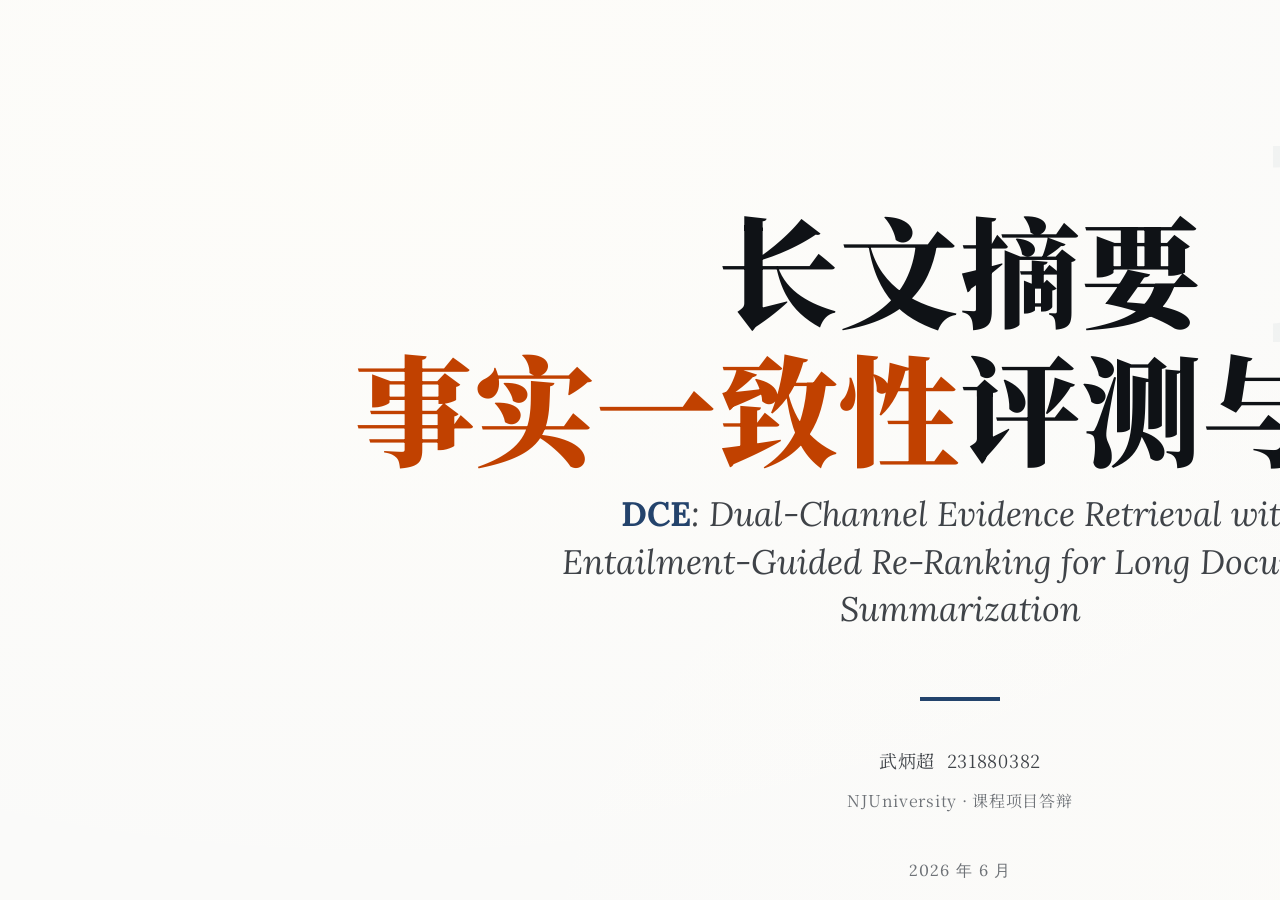
<file: slides/index.html>
<!DOCTYPE html>
<html lang="zh-CN">
<head>
<meta charset="UTF-8">
<meta name="viewport" content="width=device-width, initial-scale=1.0">
<title>LongFact — 答辩演示文稿</title>
<link rel="preconnect" href="https://fonts.googleapis.com">
<link rel="preconnect" href="https://fonts.gstatic.com" crossorigin>
<link href="https://fonts.googleapis.com/css2?family=JetBrains+Mono:ital,wght@0,400;0,600;1,400&family=Lora:ital,wght@0,600;0,700;1,400;1,600&family=Noto+Serif+SC:wght@400;600;700;900&display=swap" rel="stylesheet">
<style>
  :root {
    --bg: oklch(0.12 0.01 255);
    --surface: oklch(0.16 0.01 255);
    --border: oklch(0.25 0.01 255);
    --text: oklch(0.90 0.01 255);
    --text-muted: oklch(0.60 0.01 255);
    --accent: oklch(0.65 0.14 45);
    --primary: oklch(0.55 0.08 255);
  }
  * { margin: 0; padding: 0; box-sizing: border-box; }
  body {
    font-family: 'Noto Serif SC', serif;
    background: var(--bg);
    color: var(--text);
    overflow: hidden;
    height: 100vh;
    width: 100vw;
  }

  /* ── Slideshow (single-slide view) ── */
  #slideshow {
    position: fixed;
    inset: 0;
    display: flex;
    align-items: center;
    justify-content: center;
    background: #000;
  }
  #slide-frame {
    width: 100%;
    height: 100%;
    border: none;
    object-fit: contain;
  }

  /* ── Controls bar ── */
  #controls {
    position: fixed;
    bottom: 0;
    left: 0;
    right: 0;
    background: var(--surface);
    border-top: 1px solid var(--border);
    padding: 12px 24px;
    display: flex;
    align-items: center;
    justify-content: center;
    gap: 16px;
    z-index: 100;
    opacity: 0;
    transition: opacity 0.3s;
  }
  #controls:hover, #controls.visible { opacity: 1; }

  #controls button {
    background: none;
    border: 1px solid var(--border);
    color: var(--text);
    padding: 8px 16px;
    cursor: pointer;
    font-family: 'JetBrains Mono', monospace;
    font-size: 13px;
    transition: all 0.15s;
  }
  #controls button:hover {
    border-color: var(--accent);
    color: var(--accent);
  }
  #controls button:disabled {
    opacity: 0.3;
    cursor: default;
  }
  #page-indicator {
    font-family: 'JetBrains Mono', monospace;
    font-size: 14px;
    color: var(--text-muted);
    min-width: 80px;
    text-align: center;
  }

  /* ── Overview toggle ── */
  #overview {
    position: fixed;
    inset: 0;
    background: var(--bg);
    z-index: 200;
    display: none;
    overflow-y: auto;
    padding: 40px;
  }
  #overview.active { display: block; }

  .overview-grid {
    display: grid;
    grid-template-columns: repeat(5, 1fr);
    gap: 24px;
    max-width: 1800px;
    margin: 0 auto;
  }
  .overview-card {
    aspect-ratio: 16/9;
    border: 1px solid var(--border);
    background: var(--surface);
    cursor: pointer;
    transition: border-color 0.2s, transform 0.2s;
    position: relative;
    overflow: hidden;
  }
  .overview-card:hover {
    border-color: var(--accent);
    transform: translateY(-4px);
  }
  .overview-card iframe {
    width: 1920px;
    height: 1080px;
    border: none;
    transform: scale(0.186); /* ~357/1920 */
    transform-origin: top left;
    pointer-events: none;
  }
  .overview-card .card-label {
    position: absolute;
    bottom: 8px;
    left: 0;
    right: 0;
    text-align: center;
    font-family: 'JetBrains Mono', monospace;
    font-size: 11px;
    color: var(--text-muted);
    background: linear-gradient(transparent, var(--surface) 60%);
    padding: 24px 8px 6px;
    pointer-events: none;
  }
  .overview-close {
    position: fixed;
    top: 20px;
    right: 24px;
    z-index: 210;
    background: var(--surface);
    border: 1px solid var(--border);
    color: var(--text);
    padding: 10px 20px;
    cursor: pointer;
    font-family: 'JetBrains Mono', monospace;
    font-size: 13px;
  }
  .overview-close:hover { border-color: var(--accent); }
  .overview-title {
    text-align: center;
    margin-bottom: 32px;
    font-family: 'Noto Serif SC', serif;
    font-weight: 900;
    font-size: 28px;
    color: var(--text);
  }

  /* ── Keyboard hint ── */
  #kbd-hint {
    position: fixed;
    top: 16px;
    right: 16px;
    font-family: 'JetBrains Mono', monospace;
    font-size: 11px;
    color: var(--text-muted);
    z-index: 99;
    opacity: 0;
    transition: opacity 0.3s;
    background: var(--surface);
    padding: 8px 12px;
    border: 1px solid var(--border);
    pointer-events: none;
  }
  #kbd-hint.visible { opacity: 1; }
</style>
</head>
<body>

<!-- Slideshow -->
<div id="slideshow">
  <iframe id="slide-frame" src="" allow="autoplay"></iframe>
</div>

<!-- Keyboard hint -->
<div id="kbd-hint">
  ← → 翻页 &nbsp;|&nbsp; G 概览 &nbsp;|&nbsp; F 全屏 &nbsp;|&nbsp; 1–0 跳转
</div>

<!-- Controls -->
<div id="controls">
  <button id="btn-prev" title="Previous (←)">← 上一页</button>
  <span id="page-indicator">1 / 10</span>
  <button id="btn-next" title="Next (→)">下一页 →</button>
  <span style="color:var(--border);margin:0 8px;">|</span>
  <button id="btn-overview" title="Overview (G)">▦ 概览</button>
  <button id="btn-fullscreen" title="Fullscreen (F)">⛶ 全屏</button>
</div>

<!-- Overview grid -->
<div id="overview">
  <button class="overview-close" id="btn-overview-close">✕ 关闭 (Esc)</button>
  <div class="overview-title">LongFact — 答辩演示概览</div>
  <div class="overview-grid" id="overview-grid"></div>
</div>

<script>
// MANIFEST — list all slides in order
const MANIFEST = [
  { file: 'slide_01_cover.html',       label: '封面' },
  { file: 'slide_02_background.html',  label: '项目背景与目标' },
  { file: 'slide_03_tech_route.html',  label: '技术路线总览' },
  { file: 'slide_04_core_algorithm.html', label: '核心模型与算法' },
  { file: 'slide_05_experiment.html',  label: '数据集与实验设计' },
  { file: 'slide_06_results_1.html',   label: '实验结果（上）' },
  { file: 'slide_07_results_2.html',   label: '实验结果（下）' },
  { file: 'slide_08_innovation.html',  label: '创新点' },
  { file: 'slide_09_reflection.html',  label: '问题与反思' },
  { file: 'slide_10_outlook.html',     label: '未来展望与致谢' },
];

let currentPage = 0;
const frame = document.getElementById('slide-frame');
const indicator = document.getElementById('page-indicator');
const controls = document.getElementById('controls');
const kbdHint = document.getElementById('kbd-hint');
const overview = document.getElementById('overview');

function showPage(idx) {
  if (idx < 0 || idx >= MANIFEST.length) return;
  currentPage = idx;
  frame.src = MANIFEST[idx].file;
  indicator.textContent = `${idx + 1} / ${MANIFEST.length}`;
  updateButtons();
}

function updateButtons() {
  document.getElementById('btn-prev').disabled = (currentPage === 0);
  document.getElementById('btn-next').disabled = (currentPage === MANIFEST.length - 1);
}

// ── Overview ──
function buildOverview() {
  const grid = document.getElementById('overview-grid');
  grid.innerHTML = '';
  MANIFEST.forEach((slide, i) => {
    const card = document.createElement('div');
    card.className = 'overview-card';
    card.innerHTML = `<iframe src="${slide.file}" loading="lazy"></iframe>
      <div class="card-label">${i + 1}. ${slide.label}</div>`;
    card.addEventListener('click', () => {
      overview.classList.remove('active');
      showPage(i);
    });
    grid.appendChild(card);
  });
}

function toggleOverview() {
  if (overview.classList.contains('active')) {
    overview.classList.remove('active');
  } else {
    buildOverview();
    overview.classList.add('active');
  }
}

// ── Fullscreen ──
function toggleFullscreen() {
  if (!document.fullscreenElement) {
    document.documentElement.requestFullscreen();
  } else {
    document.exitFullscreen();
  }
}

// ── Event listeners ──
document.getElementById('btn-prev').addEventListener('click', () => showPage(currentPage - 1));
document.getElementById('btn-next').addEventListener('click', () => showPage(currentPage + 1));
document.getElementById('btn-overview').addEventListener('click', toggleOverview);
document.getElementById('btn-overview-close').addEventListener('click', toggleOverview);
document.getElementById('btn-fullscreen').addEventListener('click', toggleFullscreen);

// Keyboard navigation
document.addEventListener('keydown', (e) => {
  if (overview.classList.contains('active')) {
    if (e.key === 'Escape') toggleOverview();
    return;
  }
  switch (e.key) {
    case 'ArrowLeft':  case 'ArrowUp':   e.preventDefault(); showPage(currentPage - 1); break;
    case 'ArrowRight': case 'ArrowDown': e.preventDefault(); showPage(currentPage + 1); break;
    case 'Home':       e.preventDefault(); showPage(0); break;
    case 'End':        e.preventDefault(); showPage(MANIFEST.length - 1); break;
    case 'g': case 'G': e.preventDefault(); toggleOverview(); break;
    case 'f': case 'F': e.preventDefault(); toggleFullscreen(); break;
    default:
      if (e.key >= '1' && e.key <= '9') { e.preventDefault(); showPage(parseInt(e.key) - 1); }
      if (e.key === '0') { e.preventDefault(); showPage(9); }
      break;
  }
});

// Show controls on mouse move
let hideTimer;
document.addEventListener('mousemove', () => {
  controls.classList.add('visible');
  kbdHint.classList.add('visible');
  clearTimeout(hideTimer);
  hideTimer = setTimeout(() => {
    controls.classList.remove('visible');
    kbdHint.classList.remove('visible');
  }, 3000);
});

// Touch support
let touchStartY = 0;
document.addEventListener('touchstart', (e) => { touchStartY = e.touches[0].clientY; });
document.addEventListener('touchend', (e) => {
  const dy = e.changedTouches[0].clientY - touchStartY;
  if (Math.abs(dy) > 50) {
    showPage(currentPage + (dy > 0 ? -1 : 1));
  }
});

// Start
showPage(0);
</script>

</body>
</html>
</file>
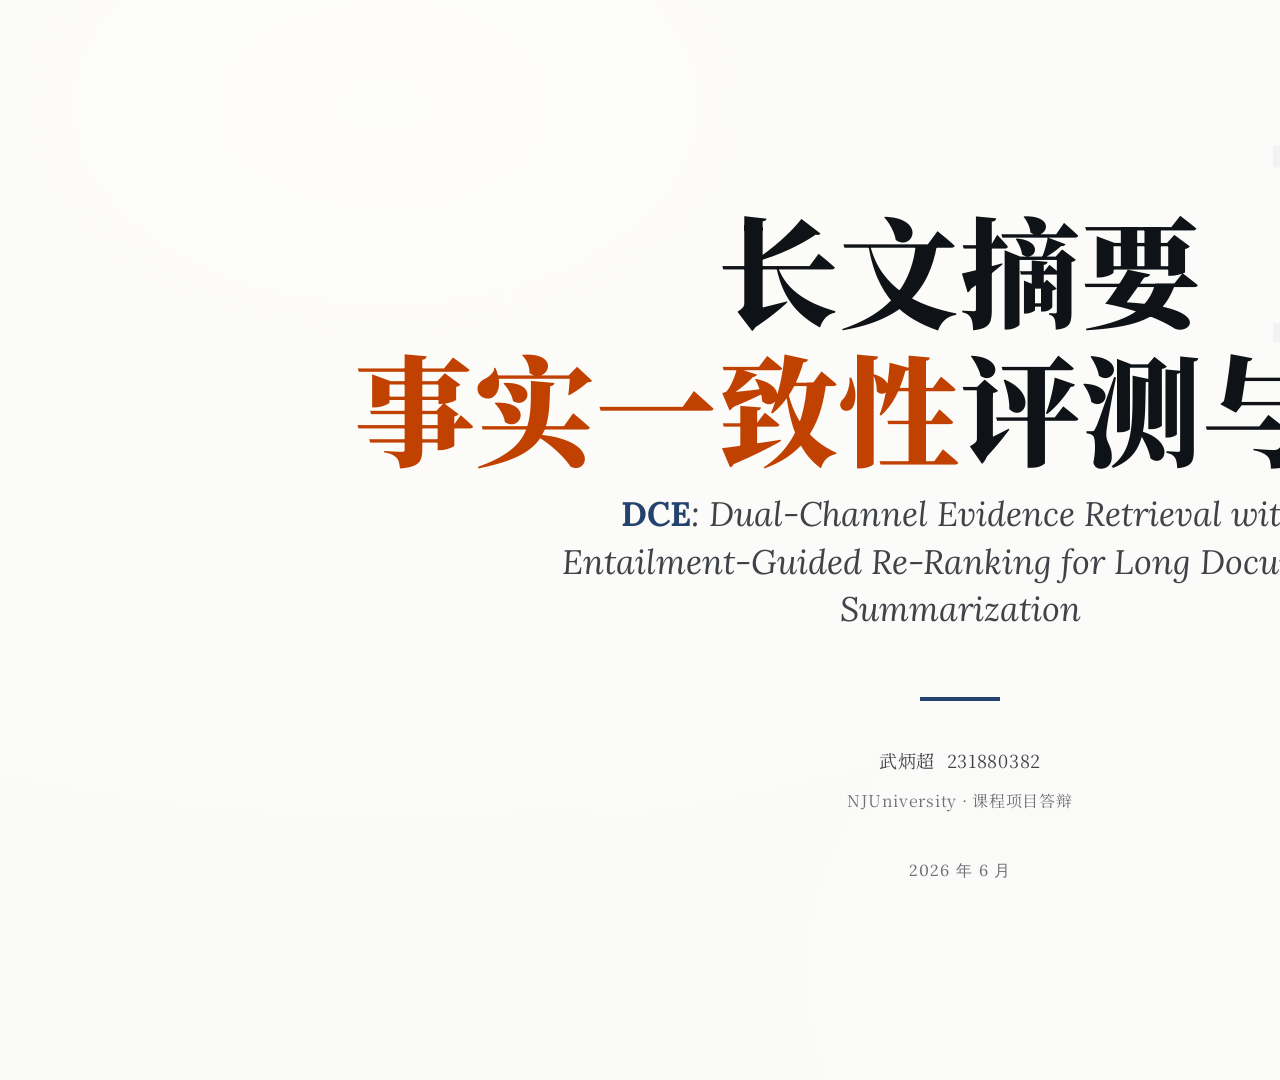
<file: slides/slide_01_cover.html>
<!DOCTYPE html>
<html lang="zh-CN">
<head>
<meta charset="UTF-8">
<meta name="viewport" content="width=1920">
<title>LongFact — 答辩演示 第1页</title>
<!--#include virtual="shared/fonts.html" -->
<link rel="preconnect" href="https://fonts.googleapis.com">
<link rel="preconnect" href="https://fonts.gstatic.com" crossorigin>
<link href="https://fonts.googleapis.com/css2?family=JetBrains+Mono:ital,wght@0,400;0,600;1,400&family=Lora:ital,wght@0,600;0,700;1,400;1,600&family=Noto+Serif+SC:wght@400;600;700;900&display=swap" rel="stylesheet">
<link rel="stylesheet" href="shared/tokens.css">
<style>
  .cover-accent-line {
    width: 80px;
    height: 4px;
    background: var(--color-primary);
    margin: 0 auto var(--space-lg);
  }
  .cover .project-name {
    margin-bottom: var(--space-sm);
  }
  .cover .tagline-cn {
    font-family: var(--font-display-cn);
    font-weight: 700;
    font-size: 28px;
    color: var(--color-primary);
    letter-spacing: 0.06em;
    margin-bottom: var(--space-xl);
  }
  .cover .divider {
    width: 200px;
    height: 1px;
    background: var(--color-border);
    margin: var(--space-xl) auto;
  }
  .cover .member-list {
    font-family: var(--font-display-cn);
    font-size: 18px;
    color: var(--color-text-secondary);
    letter-spacing: 0.04em;
    line-height: 2.2;
    margin-bottom: var(--space-lg);
  }
  .cover .member-list .role {
    color: var(--color-text-muted);
    font-size: 16px;
  }
  .cover .date-line {
    font-family: var(--font-display-en);
    font-size: 16px;
    color: var(--color-text-muted);
    letter-spacing: 0.08em;
    text-transform: uppercase;
  }
  .cover .logo-mark {
    position: absolute;
    top: 60px;
    right: 80px;
    opacity: 0.04;
    font-family: var(--font-display-en);
    font-weight: 700;
    font-size: 280px;
    color: var(--color-primary);
    pointer-events: none;
    user-select: none;
  }
</style>
</head>
<body>

<div class="slide cover">
  <div class="logo-mark">DCE</div>

  <h1 class="project-name">
    长文摘要<br>
    <span class="highlight">事实一致性</span>评测与纠错
  </h1>

  <p class="subtitle-en">
    <em>DCE</em>: Dual-Channel Evidence Retrieval with<br>
    Entailment-Guided Re-Ranking for Long Document<br>
    Summarization
  </p>

  <div class="cover-accent-line"></div>

  <div class="member-list">
    武炳超 &nbsp;231880382<br>
    <span class="role">NJUniversity · 课程项目答辩</span>
  </div>

  <div class="date-line">2026 年 6 月</div>

  <div class="page-number">1 / 10</div>
</div>

</body>
</html>
</file>
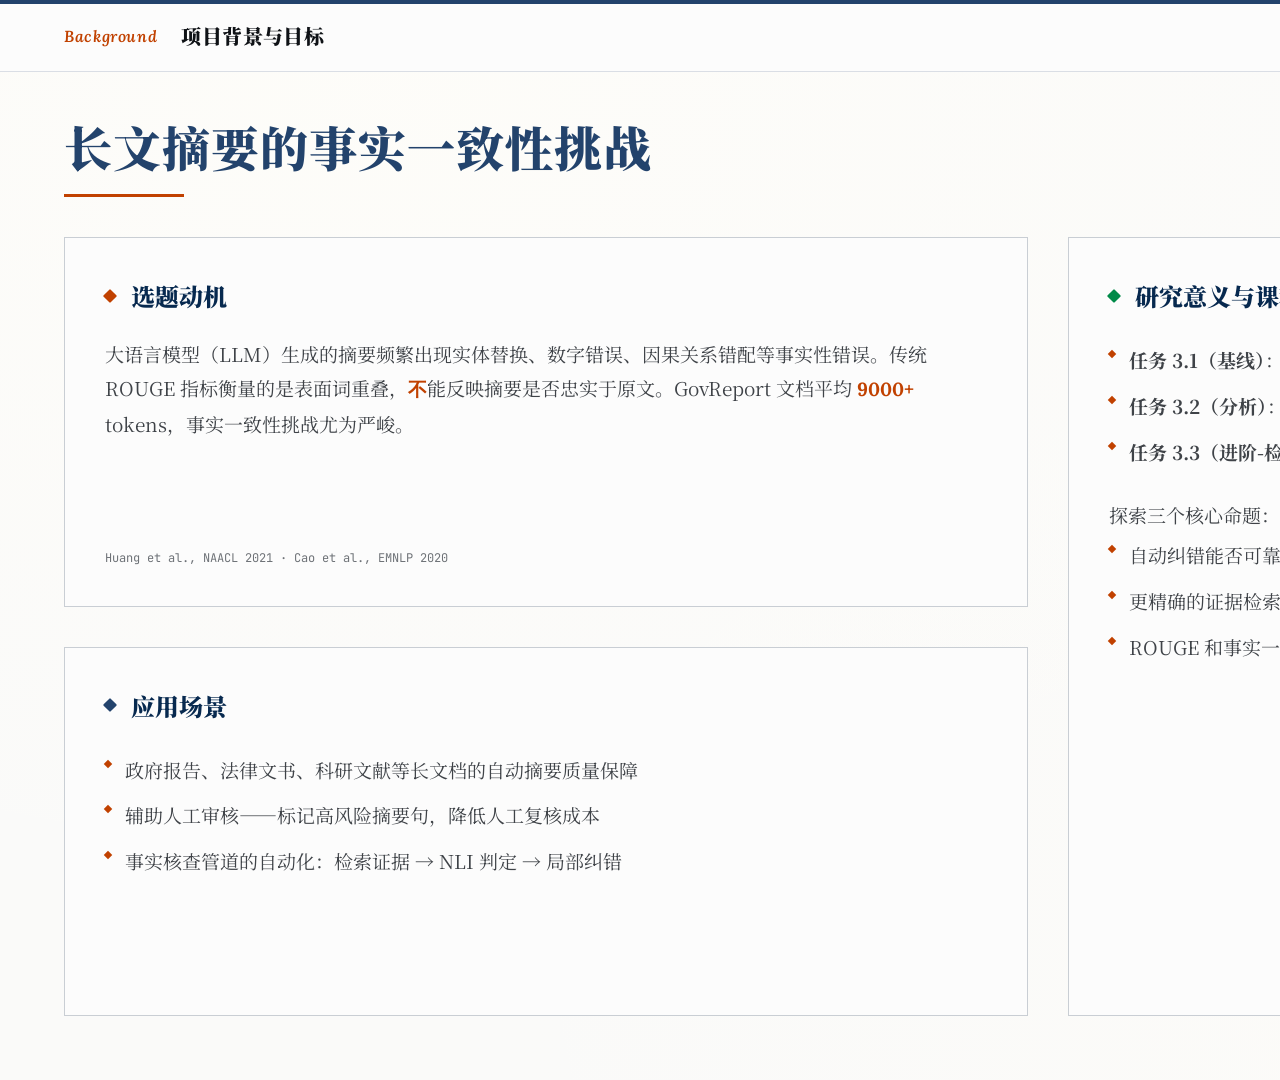
<file: slides/slide_02_background.html>
<!DOCTYPE html>
<html lang="zh-CN">
<head>
<meta charset="UTF-8">
<meta name="viewport" content="width=1920">
<title>LongFact — 项目背景与目标</title>
<link rel="preconnect" href="https://fonts.googleapis.com">
<link rel="preconnect" href="https://fonts.gstatic.com" crossorigin>
<link href="https://fonts.googleapis.com/css2?family=JetBrains+Mono:ital,wght@0,400;0,600;1,400&family=Lora:ital,wght@0,600;0,700;1,400;1,600&family=Noto+Serif+SC:wght@400;600;700;900&display=swap" rel="stylesheet">
<link rel="stylesheet" href="shared/tokens.css">
<style>
  .bg-layout {
    display: grid;
    grid-template-columns: 1.1fr 0.9fr;
    grid-template-rows: 1fr 1fr;
    gap: var(--space-lg);
    flex: 1;
  }
  .bg-card {
    padding: var(--space-lg);
    border: 1px solid var(--color-border);
    background: var(--color-surface);
    display: flex;
    flex-direction: column;
  }
  .bg-card h3 {
    font-family: var(--font-display-cn);
    font-weight: 900;
    font-size: 24px;
    color: var(--color-primary-dark);
    margin-bottom: var(--space-md);
    display: flex;
    align-items: center;
    gap: var(--space-sm);
  }
  .bg-card h3 .dot {
    width: 10px;
    height: 10px;
    border-radius: 1px;
    transform: rotate(45deg);
    flex-shrink: 0;
  }
  .bg-card h3 .dot.motive { background: var(--color-accent); }
  .bg-card h3 .dot.scene  { background: var(--color-primary); }
  .bg-card h3 .dot.signif { background: var(--color-success); }
  .bg-card h3 .dot.course { background: var(--color-warning); }
  .bg-card p, .bg-card li {
    font-family: var(--font-display-cn);
    font-size: var(--text-body);
    line-height: var(--leading-body);
    color: var(--color-text-secondary);
  }
  .bg-card ul {
    list-style: none;
    padding: 0;
  }
  .bg-card ul li {
    padding: 6px 0;
    padding-left: 20px;
    position: relative;
  }
  .bg-card ul li::before {
    content: '';
    position: absolute;
    left: 0;
    top: 14px;
    width: 6px;
    height: 6px;
    background: var(--color-accent);
    transform: rotate(45deg);
  }
  .problem-statement {
    grid-column: 1;
    grid-row: 1;
  }
  .application-scene {
    grid-column: 1;
    grid-row: 2;
  }
  .research-significance {
    grid-column: 2;
    grid-row: 1 / 3;
  }
  .highlight-num {
    font-family: var(--font-display-en);
    font-weight: 700;
    color: var(--color-accent);
  }
  .source-tag {
    font-family: var(--font-mono);
    font-size: 12px;
    color: var(--color-text-muted);
    margin-top: auto;
    padding-top: var(--space-sm);
  }
</style>
</head>
<body>

<div class="slide">

  <div class="slide-header">
    <span class="kick">Background</span>
    <span class="page-title">项目背景与目标</span>
  </div>

  <div class="slide-body">

    <h2 class="section-heading">长文摘要的事实一致性挑战</h2>

    <div class="bg-layout">

      <!-- Problem Statement -->
      <div class="bg-card problem-statement">
        <h3><span class="dot motive"></span>选题动机</h3>
        <p>大语言模型（LLM）生成的摘要频繁出现<span class="accent">实体替换、数字错误、因果关系错配</span>等事实性错误。传统 ROUGE 指标衡量的是表面词重叠，<span class="highlight-num">不</span>能反映摘要是否忠实于原文。GovReport 文档平均 <span class="highlight-num">9000+</span> tokens，事实一致性挑战尤为严峻。</p>
        <div class="source-tag">Huang et al., NAACL 2021 · Cao et al., EMNLP 2020</div>
      </div>

      <!-- Application Scene -->
      <div class="bg-card application-scene">
        <h3><span class="dot scene"></span>应用场景</h3>
        <ul>
          <li>政府报告、法律文书、科研文献等长文档的自动摘要质量保障</li>
          <li>辅助人工审核——标记高风险摘要句，降低人工复核成本</li>
          <li>事实核查管道的自动化：检索证据 → NLI 判定 → 局部纠错</li>
        </ul>
      </div>

      <!-- Research Significance -->
      <div class="bg-card research-significance">
        <h3><span class="dot signif"></span>研究意义与课程关联</h3>
        <ul>
          <li><strong>任务 3.1（基线）</strong>：搭建完整的"生成→检测→纠错→评估"管道</li>
          <li><strong>任务 3.2（分析）</strong>：长度分桶分析 + 20 个纠错案例详细分析</li>
          <li><strong>任务 3.3（进阶-检测）</strong>：原创 DCE 双通道证据检索，4 项机制提升检测精度</li>
        </ul>
        <p style="margin-top:var(--space-md);">探索三个核心命题：</p>
        <ul>
          <li>自动纠错能否可靠提升事实一致性？<span class="accent">（+10pp 支持率）</span></li>
          <li>更精确的证据检索是否带来更好的纠错效果？<span class="accent">（DCE 增益更大）</span></li>
          <li>ROUGE 和事实一致性是否正交？<span class="accent">（Δ &lt; 0.002）</span></li>
        </ul>
      </div>

    </div>

    <div class="page-number">2 / 10</div>
  </div>
</div>

</body>
</html>
</file>
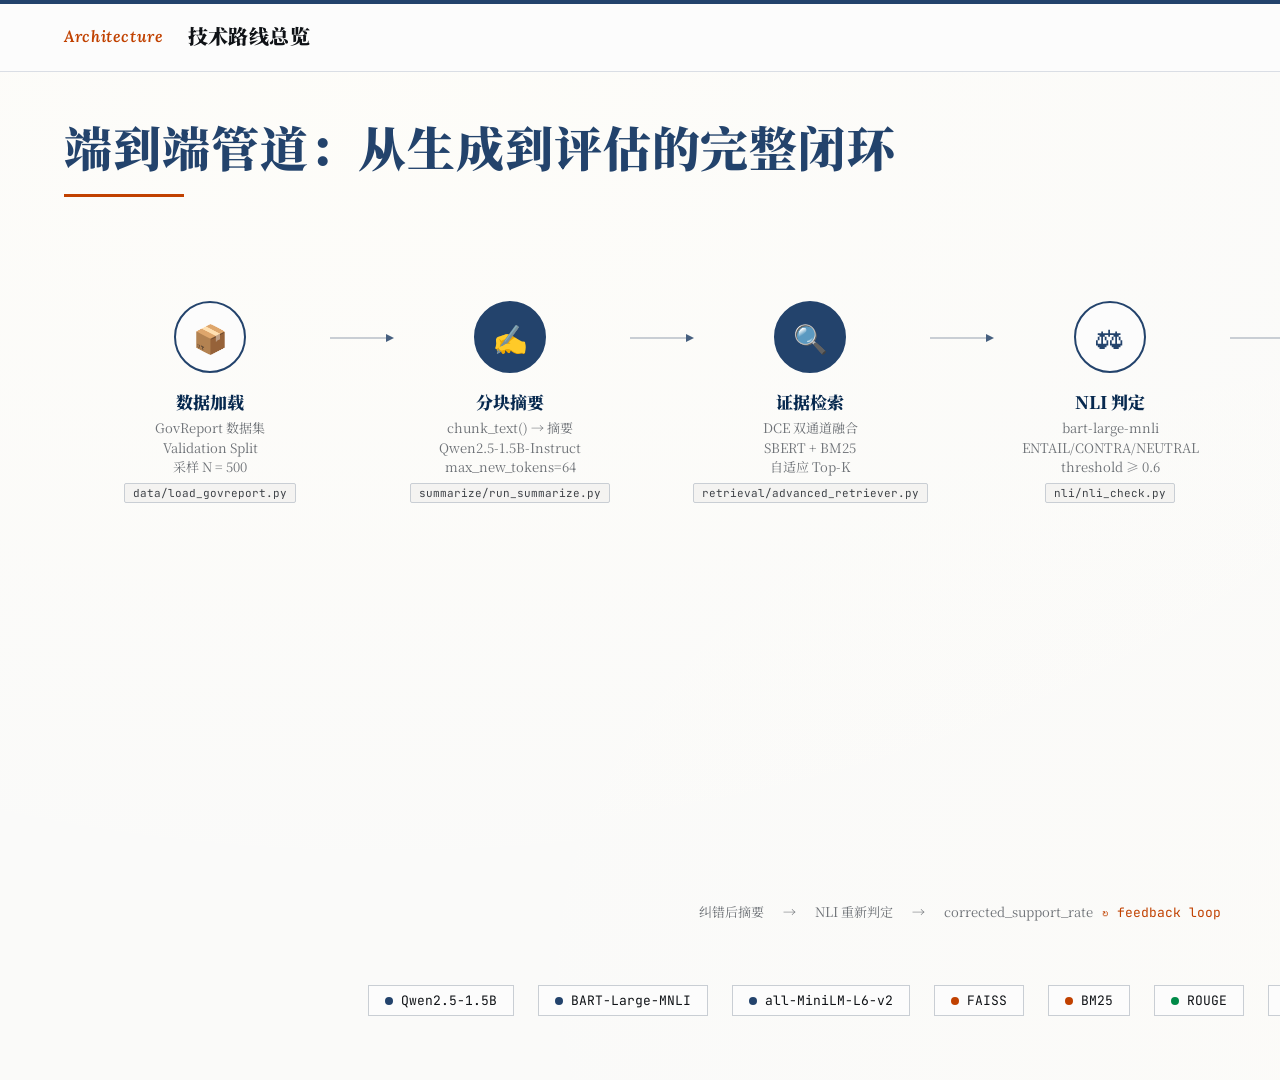
<file: slides/slide_03_tech_route.html>
<!DOCTYPE html>
<html lang="zh-CN">
<head>
<meta charset="UTF-8">
<meta name="viewport" content="width=1920">
<title>LongFact — 技术路线总览</title>
<link rel="preconnect" href="https://fonts.googleapis.com">
<link rel="preconnect" href="https://fonts.gstatic.com" crossorigin>
<link href="https://fonts.googleapis.com/css2?family=JetBrains+Mono:ital,wght@0,400;0,600;1,400&family=Lora:ital,wght@0,600;0,700;1,400;1,600&family=Noto+Serif+SC:wght@400;600;700;900&display=swap" rel="stylesheet">
<link rel="stylesheet" href="shared/tokens.css">
<style>
  .pipeline-flow {
    flex: 1;
    display: flex;
    align-items: flex-start;
    justify-content: center;
    gap: 0;
    padding-top: var(--space-xl);
  }

  .stage {
    display: flex;
    flex-direction: column;
    align-items: center;
    width: 240px;
    position: relative;
  }

  .stage-icon {
    width: 72px;
    height: 72px;
    border-radius: 50%;
    background: var(--color-surface);
    border: 2px solid var(--color-primary);
    display: flex;
    align-items: center;
    justify-content: center;
    font-size: 28px;
    color: var(--color-primary);
    margin-bottom: var(--space-sm);
    position: relative;
    z-index: 2;
  }

  .stage-icon.active {
    background: var(--color-primary);
    border-color: var(--color-primary);
    color: white;
  }

  .stage-label {
    font-family: var(--font-display-cn);
    font-weight: 900;
    font-size: 17px;
    color: var(--color-primary-dark);
    text-align: center;
    margin-bottom: 4px;
  }

  .stage-desc {
    font-family: var(--font-display-cn);
    font-size: 13px;
    color: var(--color-text-muted);
    text-align: center;
    line-height: 1.5;
    max-width: 200px;
  }

  .stage .badge {
    margin-top: 6px;
    font-size: 11px;
  }

  .connector {
    width: 60px;
    height: 2px;
    background: var(--color-border);
    margin-top: 36px;
    flex-shrink: 0;
    position: relative;
  }

  .connector::after {
    content: '';
    position: absolute;
    right: -4px;
    top: -3px;
    width: 0;
    height: 0;
    border-left: 8px solid var(--color-primary-light);
    border-top: 4px solid transparent;
    border-bottom: 4px solid transparent;
  }

  .tech-stack {
    margin-top: var(--space-xl);
    display: flex;
    gap: var(--space-md);
    flex-wrap: wrap;
    justify-content: center;
  }

  .tech-item {
    display: flex;
    align-items: center;
    gap: var(--space-xs);
    padding: 6px 16px;
    border: 1px solid var(--color-border);
    background: var(--color-surface);
    font-family: var(--font-mono);
    font-size: 13px;
    color: var(--color-text);
  }

  .tech-item .tech-dot {
    width: 8px;
    height: 8px;
    border-radius: 50%;
    flex-shrink: 0;
  }

  .tech-item .tech-dot.model { background: var(--color-primary); }
  .tech-item .tech-dot.data  { background: var(--color-accent); }
  .tech-item .tech-dot.eval  { background: var(--color-success); }
</style>
</head>
<body>

<div class="slide">

  <!-- Header -->
  <div class="slide-header">
    <span class="kick">Architecture</span>
    <span class="page-title">技术路线总览</span>
  </div>

  <div class="slide-body">

    <h2 class="section-heading">端到端管道：从生成到评估的完整闭环</h2>

    <!-- Pipeline flow -->
    <div class="pipeline-flow">

      <!-- Stage 1: Data Loading -->
      <div class="stage">
        <div class="stage-icon">&#x1F4E6;</div>
        <div class="stage-label">数据加载</div>
        <div class="stage-desc">GovReport 数据集<br>Validation Split<br>采样 N = 500</div>
        <span class="badge">data/load_govreport.py</span>
      </div>

      <div class="connector"></div>

      <!-- Stage 2: Chunk-Based Summarization -->
      <div class="stage">
        <div class="stage-icon active">&#x270D;</div>
        <div class="stage-label">分块摘要</div>
        <div class="stage-desc">chunk_text() → 摘要<br>Qwen2.5-1.5B-Instruct<br>max_new_tokens=64</div>
        <span class="badge">summarize/run_summarize.py</span>
      </div>

      <div class="connector"></div>

      <!-- Stage 3: Evidence Retrieval -->
      <div class="stage">
        <div class="stage-icon active">&#x1F50D;</div>
        <div class="stage-label">证据检索</div>
        <div class="stage-desc">DCE 双通道融合<br>SBERT + BM25<br>自适应 Top-K</div>
        <span class="badge">retrieval/advanced_retriever.py</span>
      </div>

      <div class="connector"></div>

      <!-- Stage 4: NLI Verification -->
      <div class="stage">
        <div class="stage-icon">&#x2696;</div>
        <div class="stage-label">NLI 判定</div>
        <div class="stage-desc">bart-large-mnli<br>ENTAIL/CONTRA/NEUTRAL<br>threshold ≥ 0.6</div>
        <span class="badge">nli/nli_check.py</span>
      </div>

      <div class="connector"></div>

      <!-- Stage 5: Correction -->
      <div class="stage">
        <div class="stage-icon">&#x1F527;</div>
        <div class="stage-label">证据纠错</div>
        <div class="stage-desc">证据导向局部改写<br>仅修改 unsupported<br>保留原文结构</div>
        <span class="badge">correction/corrector.py</span>
      </div>

      <div class="connector"></div>

      <!-- Stage 6: Evaluation -->
      <div class="stage">
        <div class="stage-icon">&#x1F4CA;</div>
        <div class="stage-label">双重评估</div>
        <div class="stage-desc">Support Rate<br>ROUGE-1/2/L<br>纠错前后对比</div>
        <span class="badge">eval/evaluate.py</span>
      </div>
    </div>

    <!-- Feedback loop -->
    <div style="text-align:center;margin-top:var(--space-md);font-family:var(--font-display-cn);font-size:13px;color:var(--color-text-muted);">
      纠错后摘要   →   NLI 重新判定   →   corrected_support_rate
      <span style="display:inline-block;margin-left:6px;font-family:var(--font-mono);color:var(--color-accent);">↻ feedback loop</span>
    </div>

    <!-- Tech stack bar -->
    <div class="tech-stack">
      <div class="tech-item"><span class="tech-dot model"></span> Qwen2.5-1.5B</div>
      <div class="tech-item"><span class="tech-dot model"></span> BART-Large-MNLI</div>
      <div class="tech-item"><span class="tech-dot model"></span> all-MiniLM-L6-v2</div>
      <div class="tech-item"><span class="tech-dot data"></span> FAISS</div>
      <div class="tech-item"><span class="tech-dot data"></span> BM25</div>
      <div class="tech-item"><span class="tech-dot eval"></span> ROUGE</div>
      <div class="tech-item"><span class="tech-dot model"></span> PyTorch 2.5</div>
      <div class="tech-item"><span class="tech-dot data"></span> GovReport</div>
    </div>

    <div class="page-number">3 / 10</div>
  </div>
</div>

</body>
</html>
</file>
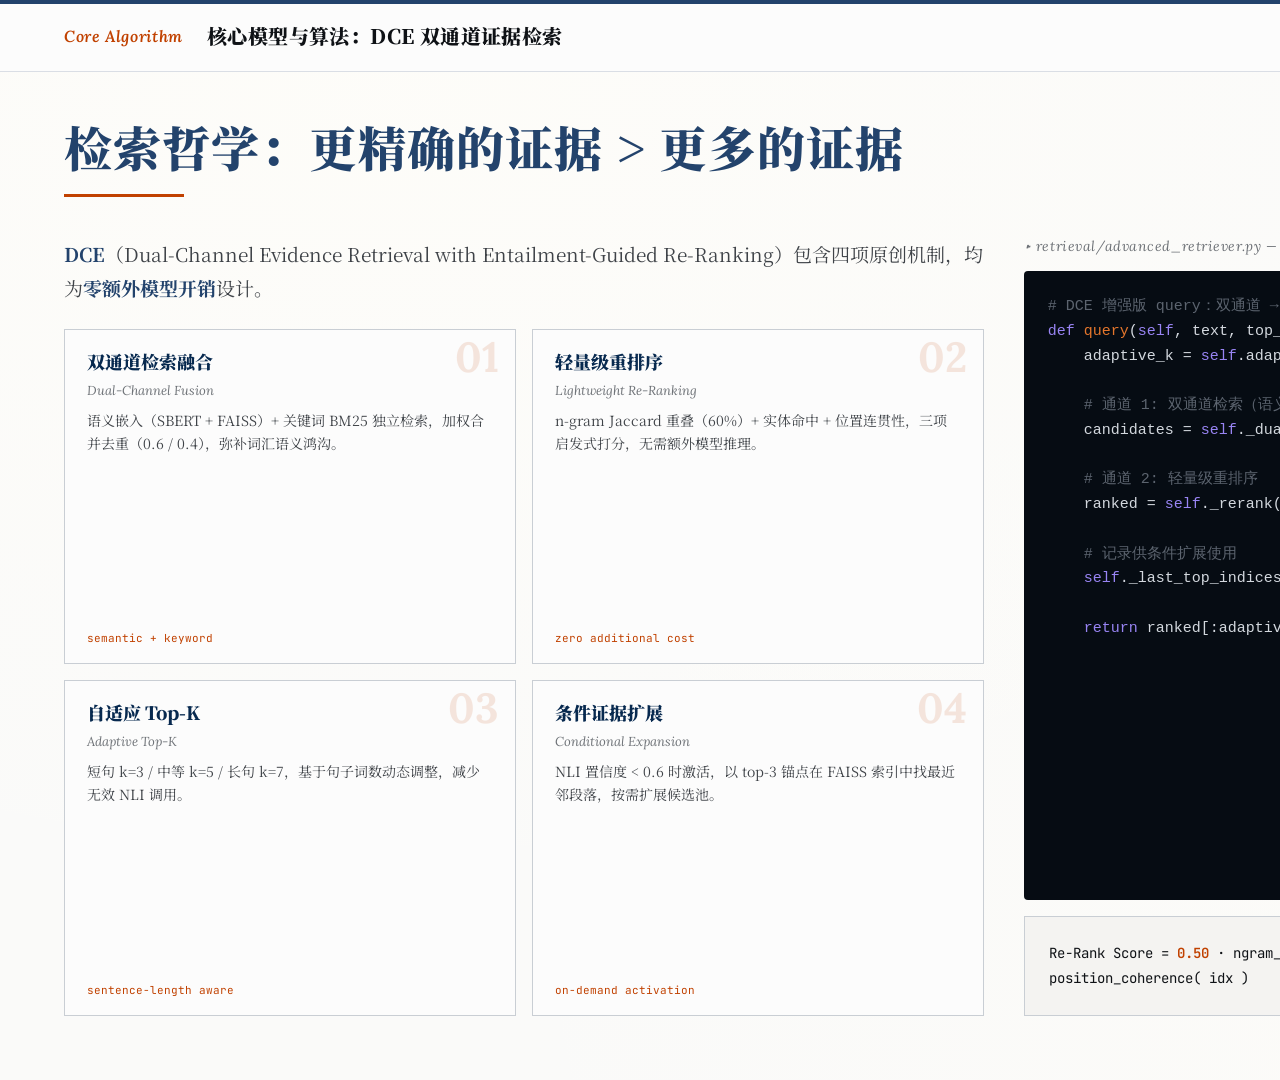
<file: slides/slide_04_core_algorithm.html>
<!DOCTYPE html>
<html lang="zh-CN">
<head>
<meta charset="UTF-8">
<meta name="viewport" content="width=1920">
<title>LongFact — 核心模型与算法：DCE</title>
<link rel="preconnect" href="https://fonts.googleapis.com">
<link rel="preconnect" href="https://fonts.gstatic.com" crossorigin>
<link href="https://fonts.googleapis.com/css2?family=JetBrains+Mono:ital,wght@0,400;0,600;1,400&family=Lora:ital,wght@0,600;0,700;1,400;1,600&family=Noto+Serif+SC:wght@400;600;700;900&display=swap" rel="stylesheet">
<link rel="stylesheet" href="shared/tokens.css">
<style>
  .dce-layout {
    display: grid;
    grid-template-columns: 1.05fr 0.95fr;
    gap: var(--space-lg);
    flex: 1;
  }
  .dce-left {
    display: flex;
    flex-direction: column;
    gap: var(--space-md);
  }
  .dce-intro {
    font-family: var(--font-display-cn);
    font-size: var(--text-body);
    line-height: var(--leading-body);
    color: var(--color-text-secondary);
  }
  .dce-intro strong {
    color: var(--color-primary);
  }
  .mech-grid {
    display: grid;
    grid-template-columns: 1fr 1fr;
    grid-template-rows: 1fr 1fr;
    gap: var(--space-sm);
    flex: 1;
  }
  .mech-card {
    border: 1px solid var(--color-border);
    padding: 18px 22px;
    background: var(--color-surface);
    display: flex;
    flex-direction: column;
    gap: 4px;
    position: relative;
    overflow: hidden;
  }
  .mech-card .mech-num {
    position: absolute;
    top: 6px;
    right: 16px;
    font-family: var(--font-display-en);
    font-size: 42px;
    font-weight: 700;
    color: var(--color-accent);
    opacity: 0.12;
    line-height: 1;
    pointer-events: none;
  }
  .mech-card .mech-title {
    font-family: var(--font-display-cn);
    font-weight: 900;
    font-size: 18px;
    color: var(--color-primary-dark);
    margin-bottom: 4px;
  }
  .mech-card .mech-eng {
    font-family: var(--font-display-en);
    font-style: italic;
    font-size: 13px;
    color: var(--color-text-muted);
    margin-bottom: 6px;
  }
  .mech-card .mech-desc {
    font-family: var(--font-display-cn);
    font-size: 14px;
    line-height: 1.65;
    color: var(--color-text-secondary);
    flex: 1;
  }
  .mech-card .mech-tag {
    font-family: var(--font-mono);
    font-size: 11px;
    color: var(--color-accent);
    margin-top: auto;
  }
  .code-col {
    display: flex;
    flex-direction: column;
    gap: var(--space-sm);
  }
  .code-col .code-label {
    font-family: var(--font-display-en);
    font-style: italic;
    font-size: 14px;
    color: var(--color-text-muted);
    letter-spacing: 0.04em;
  }
  .code-col .code-block {
    flex: 1;
    overflow-y: auto;
  }
  .formula-box {
    border: 1px solid var(--color-border);
    padding: var(--space-md);
    background: var(--color-bg-alt);
    font-family: var(--font-mono);
    font-size: 14px;
    line-height: 1.8;
    color: var(--color-text);
  }
  .formula-box .hl { color: var(--color-accent); font-weight: 600; }
</style>
</head>
<body>

<div class="slide">

  <div class="slide-header">
    <span class="kick">Core Algorithm</span>
    <span class="page-title">核心模型与算法：DCE 双通道证据检索</span>
  </div>

  <div class="slide-body">

    <h2 class="section-heading">检索哲学：更精确的证据 &gt; 更多的证据</h2>

    <div class="dce-layout">

      <!-- Left: 4 mechanisms -->
      <div class="dce-left">
        <p class="dce-intro">
          <strong>DCE</strong>（Dual-Channel Evidence Retrieval with Entailment-Guided Re-Ranking）包含四项原创机制，均为<strong>零额外模型开销</strong>设计。
        </p>

        <div class="mech-grid">

          <div class="mech-card">
            <div class="mech-num">01</div>
            <div class="mech-title">双通道检索融合</div>
            <div class="mech-eng">Dual-Channel Fusion</div>
            <div class="mech-desc">语义嵌入（SBERT + FAISS）+ 关键词 BM25 独立检索，加权合并去重（0.6 / 0.4），弥补词汇语义鸿沟。</div>
            <div class="mech-tag">semantic + keyword</div>
          </div>

          <div class="mech-card">
            <div class="mech-num">02</div>
            <div class="mech-title">轻量级重排序</div>
            <div class="mech-eng">Lightweight Re-Ranking</div>
            <div class="mech-desc">n-gram Jaccard 重叠（60%）+ 实体命中 + 位置连贯性，三项启发式打分，无需额外模型推理。</div>
            <div class="mech-tag">zero additional cost</div>
          </div>

          <div class="mech-card">
            <div class="mech-num">03</div>
            <div class="mech-title">自适应 Top-K</div>
            <div class="mech-eng">Adaptive Top-K</div>
            <div class="mech-desc">短句 k=3 / 中等 k=5 / 长句 k=7，基于句子词数动态调整，减少无效 NLI 调用。</div>
            <div class="mech-tag">sentence-length aware</div>
          </div>

          <div class="mech-card">
            <div class="mech-num">04</div>
            <div class="mech-title">条件证据扩展</div>
            <div class="mech-eng">Conditional Expansion</div>
            <div class="mech-desc">NLI 置信度 &lt; 0.6 时激活，以 top-3 锚点在 FAISS 索引中找最近邻段落，按需扩展候选池。</div>
            <div class="mech-tag">on-demand activation</div>
          </div>

        </div>
      </div>

      <!-- Right: Code + re-rank formula -->
      <div class="code-col">
        <span class="code-label">▸ retrieval/advanced_retriever.py — query()</span>
        <div class="code-block" style="flex:1.4;">
<pre><span class="cm"># DCE 增强版 query：双通道 → 重排序 → top-k</span>
<span class="kw">def</span> <span class="fn">query</span>(<span class="kw">self</span>, text, top_k=5):
    adaptive_k = <span class="kw">self</span>.adaptive_top_k(text, base_k=top_k)

    <span class="cm"># 通道 1: 双通道检索（语义 + 关键词）</span>
    candidates = <span class="kw">self</span>._dual_channel_search(text, adaptive_k)

    <span class="cm"># 通道 2: 轻量级重排序</span>
    ranked = <span class="kw">self</span>._rerank(text, candidates)

    <span class="cm"># 记录供条件扩展使用</span>
    <span class="kw">self</span>._last_top_indices = [idx <span class="kw">for</span> idx, _ <span class="kw">in</span> ranked[:adaptive_k]]

    <span class="kw">return</span> ranked[:adaptive_k]</pre>
        </div>

        <div class="formula-box">
          Re-Rank Score = <span class="hl">0.50</span> · ngram_overlap( q, p )
                         + <span class="hl">0.35</span> · entity_hits( q, p )
                         + <span class="hl">0.15</span> · position_coherence( idx )
        </div>
      </div>

    </div>

    <div class="page-number">4 / 10</div>
  </div>
</div>

</body>
</html>
</file>
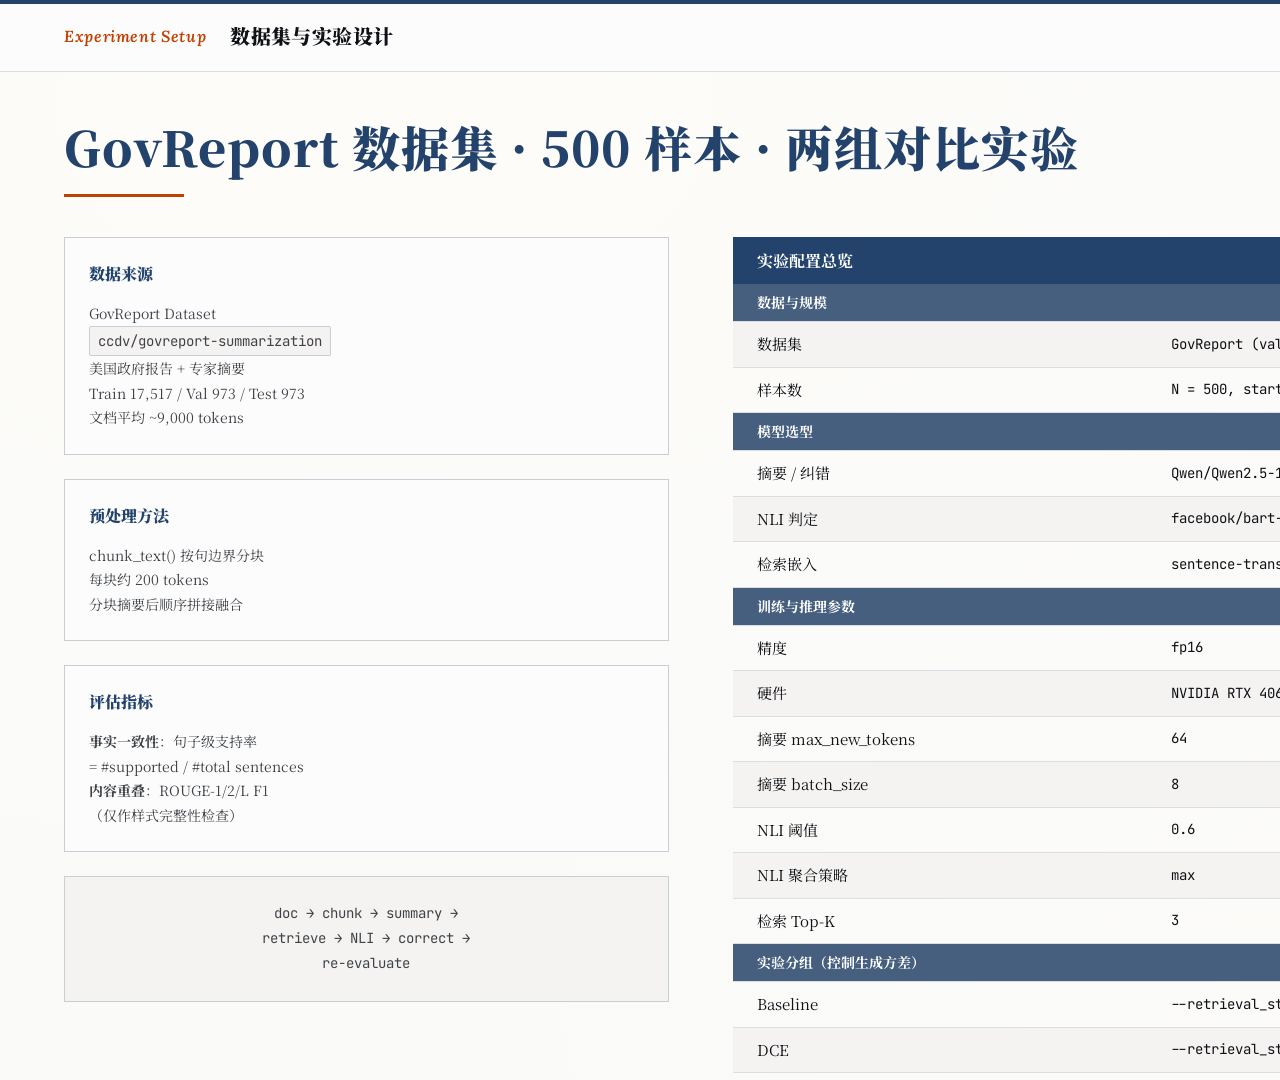
<file: slides/slide_05_experiment.html>
<!DOCTYPE html>
<html lang="zh-CN">
<head>
<meta charset="UTF-8">
<meta name="viewport" content="width=1920">
<title>LongFact — 数据集与实验设计</title>
<link rel="preconnect" href="https://fonts.googleapis.com">
<link rel="preconnect" href="https://fonts.gstatic.com" crossorigin>
<link href="https://fonts.googleapis.com/css2?family=JetBrains+Mono:ital,wght@0,400;0,600;1,400&family=Lora:ital,wght@0,600;0,700;1,400;1,600&family=Noto+Serif+SC:wght@400;600;700;900&display=swap" rel="stylesheet">
<link rel="stylesheet" href="shared/tokens.css">
<style>
  .exp-layout {
    display: grid;
    grid-template-columns: 0.7fr 1.3fr;
    gap: var(--space-xl);
    flex: 1;
  }
  .exp-left {
    display: flex;
    flex-direction: column;
    gap: var(--space-md);
  }
  .exp-left .info-block {
    padding: var(--space-md);
    border: 1px solid var(--color-border);
    background: var(--color-surface);
  }
  .exp-left .info-block h4 {
    font-family: var(--font-display-cn);
    font-weight: 900;
    font-size: 16px;
    color: var(--color-primary);
    margin-bottom: var(--space-sm);
  }
  .exp-left .info-block p {
    font-family: var(--font-display-cn);
    font-size: 14px;
    line-height: 1.75;
    color: var(--color-text-secondary);
  }
  .param-table {
    width: 100%;
    border-collapse: collapse;
    font-size: var(--text-body-sm);
  }
  .param-table thead th {
    background: var(--color-primary);
    color: white;
    padding: 12px var(--space-md);
    font-family: var(--font-display-cn);
    font-weight: 700;
    text-align: left;
    font-size: 16px;
    white-space: nowrap;
  }
  .param-table tbody td {
    padding: 11px var(--space-md);
    border-bottom: 1px solid var(--color-border-light);
    font-family: var(--font-display-cn);
    font-size: 15px;
    color: var(--color-text);
    line-height: 1.5;
  }
  .param-table tbody td.code {
    font-family: var(--font-mono);
    font-size: 14px;
  }
  .param-table tbody tr:nth-child(even) td {
    background: var(--color-bg-alt);
  }
  .param-table .cat-header td {
    background: var(--color-primary-light) !important;
    color: white;
    font-family: var(--font-display-cn);
    font-weight: 700;
    font-size: 14px;
    padding: 8px var(--space-md);
  }
  .pipeline-formula {
    font-family: var(--font-mono);
    font-size: 14px;
    background: var(--color-bg-alt);
    border: 1px solid var(--color-border);
    padding: var(--space-md);
    text-align: center;
    color: var(--color-text-secondary);
    line-height: 1.8;
  }
</style>
</head>
<body>

<div class="slide">

  <div class="slide-header">
    <span class="kick">Experiment Setup</span>
    <span class="page-title">数据集与实验设计</span>
  </div>

  <div class="slide-body">

    <h2 class="section-heading">GovReport 数据集 · 500 样本 · 两组对比实验</h2>

    <div class="exp-layout">

      <!-- Left: Dataset info -->
      <div class="exp-left">

        <div class="info-block">
          <h4>数据来源</h4>
          <p>GovReport Dataset<br><span class="badge">ccdv/govreport-summarization</span><br>
          美国政府报告 + 专家摘要<br>
          Train 17,517 / Val 973 / Test 973<br>
          文档平均 ~9,000 tokens</p>
        </div>

        <div class="info-block">
          <h4>预处理方法</h4>
          <p>chunk_text() 按句边界分块<br>
          每块约 200 tokens<br>
          分块摘要后顺序拼接融合</p>
        </div>

        <div class="info-block">
          <h4>评估指标</h4>
          <p><strong>事实一致性</strong>：句子级支持率<br>= #supported / #total sentences<br>
          <strong>内容重叠</strong>：ROUGE-1/2/L F1<br>（仅作样式完整性检查）</p>
        </div>

        <div class="pipeline-formula">
          doc → chunk → summary →<br>
          retrieve → NLI → correct →<br>
          re-evaluate
        </div>
      </div>

      <!-- Right: Experiment config table -->
      <div>
        <table class="param-table">
          <thead>
            <tr><th colspan="2">实验配置总览</th></tr>
          </thead>
          <tbody>
            <tr class="cat-header"><td colspan="2">数据与规模</td></tr>
            <tr>
              <td>数据集</td>
              <td class="code">GovReport (validation split)</td>
            </tr>
            <tr>
              <td>样本数</td>
              <td class="code">N = 500, start_index = 0</td>
            </tr>

            <tr class="cat-header"><td colspan="2">模型选型</td></tr>
            <tr>
              <td>摘要 / 纠错</td>
              <td class="code">Qwen/Qwen2.5-1.5B-Instruct</td>
            </tr>
            <tr>
              <td>NLI 判定</td>
              <td class="code">facebook/bart-large-mnli</td>
            </tr>
            <tr>
              <td>检索嵌入</td>
              <td class="code">sentence-transformers/all-MiniLM-L6-v2</td>
            </tr>

            <tr class="cat-header"><td colspan="2">训练与推理参数</td></tr>
            <tr>
              <td>精度</td>
              <td class="code">fp16</td>
            </tr>
            <tr>
              <td>硬件</td>
              <td class="code">NVIDIA RTX 4060 Laptop (8 GB VRAM)</td>
            </tr>
            <tr>
              <td>摘要 max_new_tokens</td>
              <td class="code">64</td>
            </tr>
            <tr>
              <td>摘要 batch_size</td>
              <td class="code">8</td>
            </tr>
            <tr>
              <td>NLI 阈值</td>
              <td class="code">0.6</td>
            </tr>
            <tr>
              <td>NLI 聚合策略</td>
              <td class="code">max</td>
            </tr>
            <tr>
              <td>检索 Top-K</td>
              <td class="code">3</td>
            </tr>

            <tr class="cat-header"><td colspan="2">实验分组（控制生成方差）</td></tr>
            <tr>
              <td>Baseline</td>
              <td class="code">--retrieval_strategy baseline</td>
            </tr>
            <tr>
              <td>DCE</td>
              <td class="code">--retrieval_strategy dce</td>
            </tr>
          </tbody>
        </table>
      </div>

    </div>

    <div class="page-number">5 / 10</div>
  </div>
</div>

</body>
</html>
</file>
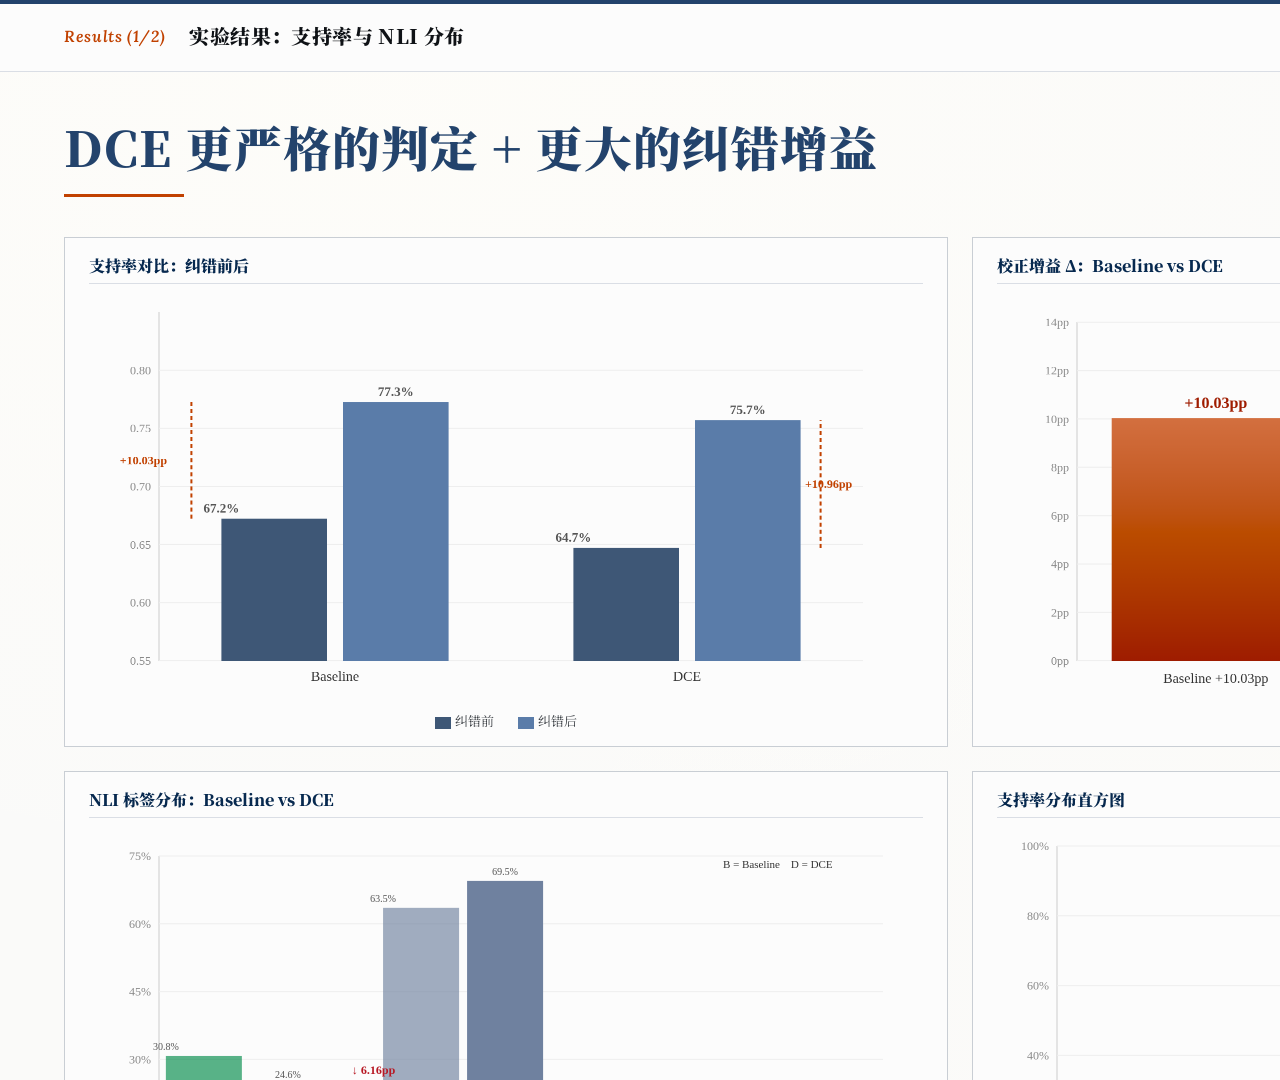
<file: slides/slide_06_results_1.html>
<!DOCTYPE html>
<html lang="zh-CN">
<head>
<meta charset="UTF-8">
<meta name="viewport" content="width=1920">
<title>LongFact — 实验结果（上）</title>
<link rel="preconnect" href="https://fonts.googleapis.com">
<link rel="preconnect" href="https://fonts.gstatic.com" crossorigin>
<link href="https://fonts.googleapis.com/css2?family=JetBrains+Mono:ital,wght@0,400;0,600;1,400&family=Lora:ital,wght@0,600;0,700;1,400;1,600&family=Noto+Serif+SC:wght@400;600;700;900&display=swap" rel="stylesheet">
<link rel="stylesheet" href="shared/tokens.css">
<style>
  .charts-layout {
    display: grid;
    grid-template-columns: 1fr 1fr;
    grid-template-rows: 1fr 1fr;
    gap: var(--space-md);
    flex: 1;
  }
  .chart-panel {
    border: 1px solid var(--color-border);
    background: var(--color-surface);
    display: flex;
    flex-direction: column;
    padding: var(--space-sm) var(--space-md);
  }
  .chart-panel .chart-title {
    font-family: var(--font-display-cn);
    font-weight: 900;
    font-size: 16px;
    color: var(--color-primary-dark);
    margin-bottom: var(--space-xs);
    padding-bottom: 6px;
    border-bottom: 1px solid var(--color-border-light);
  }
  .chart-panel .chart-area {
    flex: 1;
    display: flex;
    align-items: center;
    justify-content: center;
    position: relative;
  }
  .chart-panel canvas {
    width: 100%;
    height: 100%;
  }
  .chart-legend {
    display: flex;
    gap: var(--space-md);
    justify-content: center;
    font-family: var(--font-display-cn);
    font-size: 13px;
    color: var(--color-text-secondary);
  }
  .chart-legend .swatch {
    display: inline-block;
    width: 16px;
    height: 12px;
    margin-right: 4px;
    vertical-align: middle;
  }
</style>
</head>
<body>

<div class="slide">

  <div class="slide-header">
    <span class="kick">Results (1/2)</span>
    <span class="page-title">实验结果：支持率与 NLI 分布</span>
  </div>

  <div class="slide-body">

    <h2 class="section-heading">DCE 更严格的判定 + 更大的纠错增益</h2>

    <div class="charts-layout">

      <!-- Chart 1: Support Rate Bar -->
      <div class="chart-panel">
        <div class="chart-title">支持率对比：纠错前后</div>
        <div class="chart-area">
          <canvas id="chart1"></canvas>
        </div>
        <div class="chart-legend">
          <span><span class="swatch" style="background:oklch(0.45 0.06 255);"></span>纠错前</span>
          <span><span class="swatch" style="background:oklch(0.58 0.08 255);"></span>纠错后</span>
        </div>
      </div>

      <!-- Chart 2: Support Delta -->
      <div class="chart-panel">
        <div class="chart-title">校正增益 Δ：Baseline vs DCE</div>
        <div class="chart-area">
          <canvas id="chart2"></canvas>
        </div>
        <div class="chart-legend">
          <span><span class="swatch" style="background:oklch(0.55 0.18 45);"></span>Δ 支持率</span>
        </div>
      </div>

      <!-- Chart 3: NLI Pie -->
      <div class="chart-panel">
        <div class="chart-title">NLI 标签分布：Baseline vs DCE</div>
        <div class="chart-area">
          <canvas id="chart3"></canvas>
        </div>
        <div class="chart-legend">
          <span><span class="swatch" style="background:oklch(0.55 0.15 155);"></span>ENTAILMENT</span>
          <span><span class="swatch" style="background:oklch(0.60 0.05 260);"></span>NEUTRAL</span>
          <span><span class="swatch" style="background:oklch(0.50 0.19 25);"></span>CONTRADICTION</span>
        </div>
      </div>

      <!-- Chart 4: Support Histogram -->
      <div class="chart-panel">
        <div class="chart-title">支持率分布直方图</div>
        <div class="chart-area">
          <canvas id="chart4"></canvas>
        </div>
        <div class="chart-legend">
          <span><span class="swatch" style="background:oklch(0.45 0.06 255);"></span>Baseline</span>
          <span><span class="swatch" style="background:oklch(0.55 0.18 45);"></span>DCE</span>
        </div>
      </div>

    </div>

    <div class="page-number">6 / 10</div>
  </div>
</div>

<script>
// === Chart 1: Support Rate Bar Chart (Before/After, Baseline vs DCE) ===
(function() {
  const c = document.getElementById('chart1');
  const ctx = c.getContext('2d');
  const W = c.parentElement.clientWidth;
  const H = c.parentElement.clientHeight;
  c.width = W * 2; c.height = H * 2;
  ctx.scale(2, 2);

  const pad = { top: 20, right: 60, bottom: 50, left: 70 };
  const pw = W - pad.left - pad.right;
  const ph = H - pad.top - pad.bottom;

  const groups = ['Baseline', 'DCE'];
  const before = [0.6723, 0.6473];
  const after  = [0.7726, 0.7570];
  const barW = pw * 0.15;
  const gap = pw * 0.08;

  // Y scale
  const yMax = 0.85;
  const yMin = 0.55;
  function yPos(v) { return pad.top + ph * (1 - (v - yMin) / (yMax - yMin)); }

  // Axes
  ctx.strokeStyle = '#ccc'; ctx.lineWidth = 1;
  ctx.beginPath();
  ctx.moveTo(pad.left, pad.top); ctx.lineTo(pad.left, pad.top + ph);
  ctx.lineTo(pad.left + pw, pad.top + ph);
  ctx.stroke();

  // Y labels
  ctx.fillStyle = '#888'; ctx.font = '12px "JetBrains Mono"'; ctx.textAlign = 'right';
  for (let v = 0.55; v <= 0.85; v += 0.05) {
    ctx.fillText(v.toFixed(2), pad.left - 8, yPos(v) + 4);
    ctx.beginPath(); ctx.strokeStyle = '#eee';
    ctx.moveTo(pad.left, yPos(v)); ctx.lineTo(pad.left + pw, yPos(v)); ctx.stroke();
  }

  // Bars
  const colors = { before: 'oklch(0.45 0.06 255)', after: 'oklch(0.58 0.08 255)' };
  groups.forEach((g, gi) => {
    const cx = pad.left + pw * 0.25 + gi * pw * 0.5;
    // Before bar
    ctx.fillStyle = colors.before;
    ctx.fillRect(cx - barW - 8, yPos(before[gi]), barW, yPos(yMin) - yPos(before[gi]));
    // After bar
    ctx.fillStyle = colors.after;
    ctx.fillRect(cx + 8, yPos(after[gi]), barW, yPos(yMin) - yPos(after[gi]));
    // Labels
    ctx.fillStyle = '#333'; ctx.font = '14px "Noto Serif SC"'; ctx.textAlign = 'center';
    ctx.fillText(g, cx, yPos(yMin) + 20);
    // Values
    ctx.fillStyle = '#555'; ctx.font = 'bold 13px "JetBrains Mono"'; ctx.textAlign = 'center';
    ctx.fillText((before[gi]*100).toFixed(1)+'%', cx - barW - 8, yPos(before[gi]) - 6);
    ctx.fillText((after[gi]*100).toFixed(1)+'%', cx + barW/2 + 8, yPos(after[gi]) - 6);
  });

  // Gain arrows
  const blx = pad.left + pw * 0.25 - barW - 8;
  const bl_y_b = yPos(before[0]);
  const bl_y_a = yPos(after[0]);
  ctx.strokeStyle = 'oklch(0.55 0.18 45)'; ctx.lineWidth = 2; ctx.setLineDash([4,3]);
  ctx.beginPath(); ctx.moveTo(blx - 30, bl_y_b); ctx.lineTo(blx - 30, bl_y_a); ctx.stroke();
  ctx.setLineDash([]);
  ctx.fillStyle = 'oklch(0.55 0.18 45)'; ctx.font = 'bold 12px "JetBrains Mono"';
  ctx.fillText('+10.03pp', blx - 30 - 48, (bl_y_b + bl_y_a) / 2 + 4);

  const dce_x = pad.left + pw * 0.75 + 8;
  ctx.strokeStyle = 'oklch(0.55 0.18 45)'; ctx.lineWidth = 2; ctx.setLineDash([4,3]);
  ctx.beginPath(); ctx.moveTo(dce_x + barW + 20, yPos(before[1]));
  ctx.lineTo(dce_x + barW + 20, yPos(after[1])); ctx.stroke();
  ctx.setLineDash([]);
  ctx.fillStyle = 'oklch(0.55 0.18 45)'; ctx.font = 'bold 12px "JetBrains Mono"';
  ctx.fillText('+10.96pp', dce_x + barW + 20 + 8, (yPos(before[1]) + yPos(after[1])) / 2 + 4);
})();

// === Chart 2: Support Delta Bar ===
(function() {
  const c = document.getElementById('chart2');
  const ctx = c.getContext('2d');
  const W = c.parentElement.clientWidth;
  const H = c.parentElement.clientHeight;
  c.width = W * 2; c.height = H * 2;
  ctx.scale(2, 2);

  const pad = { top: 30, right: 60, bottom: 50, left: 80 };
  const pw = W - pad.left - pad.right;
  const ph = H - pad.top - pad.bottom;

  const values = [0.1003, 0.1096];
  const labels = ['Baseline\n+10.03pp', 'DCE\n+10.96pp'];
  const barW = pw * 0.3;
  const yMax = 0.14;

  function yPos(v) { return pad.top + ph * (1 - v / yMax); }

  ctx.strokeStyle = '#ccc'; ctx.lineWidth = 1;
  ctx.beginPath();
  ctx.moveTo(pad.left, pad.top); ctx.lineTo(pad.left, pad.top + ph);
  ctx.lineTo(pad.left + pw, pad.top + ph);
  ctx.stroke();

  ctx.fillStyle = '#888'; ctx.font = '12px "JetBrains Mono"'; ctx.textAlign = 'right';
  for (let v = 0; v <= 0.14; v += 0.02) {
    ctx.fillText((v*100).toFixed(0)+'pp', pad.left - 8, yPos(v) + 4);
    ctx.beginPath(); ctx.strokeStyle = '#eee';
    ctx.moveTo(pad.left, yPos(v)); ctx.lineTo(pad.left + pw, yPos(v)); ctx.stroke();
  }

  values.forEach((v, i) => {
    const cx = pad.left + pw * 0.2 + i * pw * 0.6;
    const gradient = ctx.createLinearGradient(cx, yPos(v), cx, yPos(0));
    gradient.addColorStop(0, 'oklch(0.65 0.14 45)');
    gradient.addColorStop(1, 'oklch(0.45 0.18 45)');
    ctx.fillStyle = gradient;
    ctx.fillRect(cx - barW/2, yPos(v), barW, yPos(0) - yPos(v));
    ctx.fillStyle = '#333'; ctx.font = '14px "Noto Serif SC"'; ctx.textAlign = 'center';
    ctx.fillText(labels[i], cx, yPos(0) + 22);
    ctx.fillStyle = 'oklch(0.45 0.18 45)'; ctx.font = 'bold 16px "JetBrains Mono"';
    ctx.fillText('+'+(v*100).toFixed(2)+'pp', cx, yPos(v) - 10);
  });
})();

// === Chart 3: NLI Pie (Grouped bar showing both) ===
(function() {
  const c = document.getElementById('chart3');
  const ctx = c.getContext('2d');
  const W = c.parentElement.clientWidth;
  const H = c.parentElement.clientHeight;
  c.width = W * 2; c.height = H * 2;
  ctx.scale(2, 2);

  const pad = { top: 30, right: 40, bottom: 50, left: 70 };
  const pw = W - pad.left - pad.right;
  const ph = H - pad.top - pad.bottom;

  const labels = ['ENTAILMENT', 'NEUTRAL', 'CONTRADICTION'];
  const baseline = [30.76, 63.53, 5.71];
  const dce      = [24.60, 69.49, 5.91];
  const colors   = ['oklch(0.55 0.15 155)', 'oklch(0.60 0.05 260)', 'oklch(0.50 0.19 25)'];

  function yPos(v) { return pad.top + ph * (1 - v / 75); }

  ctx.strokeStyle = '#ccc'; ctx.lineWidth = 1;
  ctx.beginPath();
  ctx.moveTo(pad.left, pad.top); ctx.lineTo(pad.left, pad.top + ph);
  ctx.lineTo(pad.left + pw, pad.top + ph);
  ctx.stroke();

  ctx.fillStyle = '#888'; ctx.font = '12px "JetBrains Mono"'; ctx.textAlign = 'right';
  for (let v = 0; v <= 75; v += 15) {
    ctx.fillText(v+'%', pad.left - 8, yPos(v) + 4);
    ctx.beginPath(); ctx.strokeStyle = '#eee';
    ctx.moveTo(pad.left, yPos(v)); ctx.lineTo(pad.left + pw, yPos(v)); ctx.stroke();
  }

  const groupW = pw * 0.35;
  const barW = groupW * 0.3;
  labels.forEach((l, li) => {
    const gxBase = pad.left + pw * 0.12 + li * pw * 0.3;
    // Baseline
    ctx.fillStyle = colors[li];
    ctx.globalAlpha = 0.65;
    ctx.fillRect(gxBase - barW - 4, yPos(baseline[li]), barW, yPos(0) - yPos(baseline[li]));
    // DCE
    ctx.globalAlpha = 1.0;
    ctx.fillStyle = colors[li];
    ctx.fillRect(gxBase + 4, yPos(dce[li]), barW, yPos(0) - yPos(dce[li]));
    // Labels
    ctx.fillStyle = '#333'; ctx.font = '13px "Noto Serif SC"'; ctx.textAlign = 'center';
    ctx.fillText(l, gxBase, yPos(0) + 20);
    // Values
    ctx.fillStyle = '#555'; ctx.font = '10px "JetBrains Mono"';
    ctx.fillText(baseline[li].toFixed(1)+'%', gxBase - barW - 4, yPos(baseline[li]) - 6);
    ctx.fillText(dce[li].toFixed(1)+'%', gxBase + barW/2 + 4, yPos(dce[li]) - 6);
  });

  // Legend B/D labels
  ctx.fillStyle = '#333'; ctx.font = '11px "Noto Serif SC"'; ctx.textAlign = 'left';
  ctx.fillText('B = Baseline    D = DCE', pad.left + pw - 160, pad.top + 12);
  // Delta annotation for ENTAILMENT
  const ex = pad.left + pw * 0.12;
  const ey = (yPos(baseline[0]) + yPos(dce[0])) / 2;
  ctx.fillStyle = 'oklch(0.50 0.19 25)'; ctx.font = 'bold 12px "JetBrains Mono"';
  ctx.fillText('↓ 6.16pp', ex + barW + 30, ey + 4);
})();

// === Chart 4: Support Histogram ===
(function() {
  const c = document.getElementById('chart4');
  const ctx = c.getContext('2d');
  const W = c.parentElement.clientWidth;
  const H = c.parentElement.clientHeight;
  c.width = W * 2; c.height = H * 2;
  ctx.scale(2, 2);

  const pad = { top: 20, right: 40, bottom: 50, left: 60 };
  const pw = W - pad.left - pad.right;
  const ph = H - pad.top - pad.bottom;

  const bins = ['0.4–0.6', '0.6–0.8', '0.8–1.0'];
  const baseline = [8.0, 89.0, 3.0];
  const dce      = [17.8, 82.0, 0.2];

  function yPos(v) { return pad.top + ph * (1 - v / 100); }

  ctx.strokeStyle = '#ccc'; ctx.lineWidth = 1;
  ctx.beginPath();
  ctx.moveTo(pad.left, pad.top); ctx.lineTo(pad.left, pad.top + ph);
  ctx.lineTo(pad.left + pw, pad.top + ph);
  ctx.stroke();

  ctx.fillStyle = '#888'; ctx.font = '12px "JetBrains Mono"'; ctx.textAlign = 'right';
  for (let v = 0; v <= 100; v += 20) {
    ctx.fillText(v+'%', pad.left - 8, yPos(v) + 4);
    ctx.beginPath(); ctx.strokeStyle = '#eee';
    ctx.moveTo(pad.left, yPos(v)); ctx.lineTo(pad.left + pw, yPos(v)); ctx.stroke();
  }

  const barW = pw * 0.08;
  bins.forEach((b, bi) => {
    const gx = pad.left + pw * 0.15 + bi * pw * 0.3;
    // Baseline
    ctx.fillStyle = 'oklch(0.45 0.06 255)'; ctx.globalAlpha = 0.7;
    ctx.fillRect(gx - barW - 4, yPos(baseline[bi]), barW, yPos(0) - yPos(baseline[bi]));
    // DCE
    ctx.globalAlpha = 0.9;
    ctx.fillStyle = 'oklch(0.55 0.18 45)';
    ctx.fillRect(gx + 4, yPos(dce[bi]), barW, yPos(0) - yPos(dce[bi]));
    // Label
    ctx.fillStyle = '#333'; ctx.font = '13px "Noto Serif SC"'; ctx.textAlign = 'center';
    ctx.globalAlpha = 1;
    ctx.fillText(b, gx, yPos(0) + 20);
    // Values
    ctx.fillStyle = '#555'; ctx.font = '10px "JetBrains Mono"';
    ctx.fillText(baseline[bi].toFixed(1)+'%', gx - barW - 4, yPos(baseline[bi]) - 6);
    ctx.fillText(dce[bi].toFixed(1)+'%', gx + barW/2 + 4, yPos(dce[bi]) - 6);
  });
})();
</script>

</body>
</html>
</file>
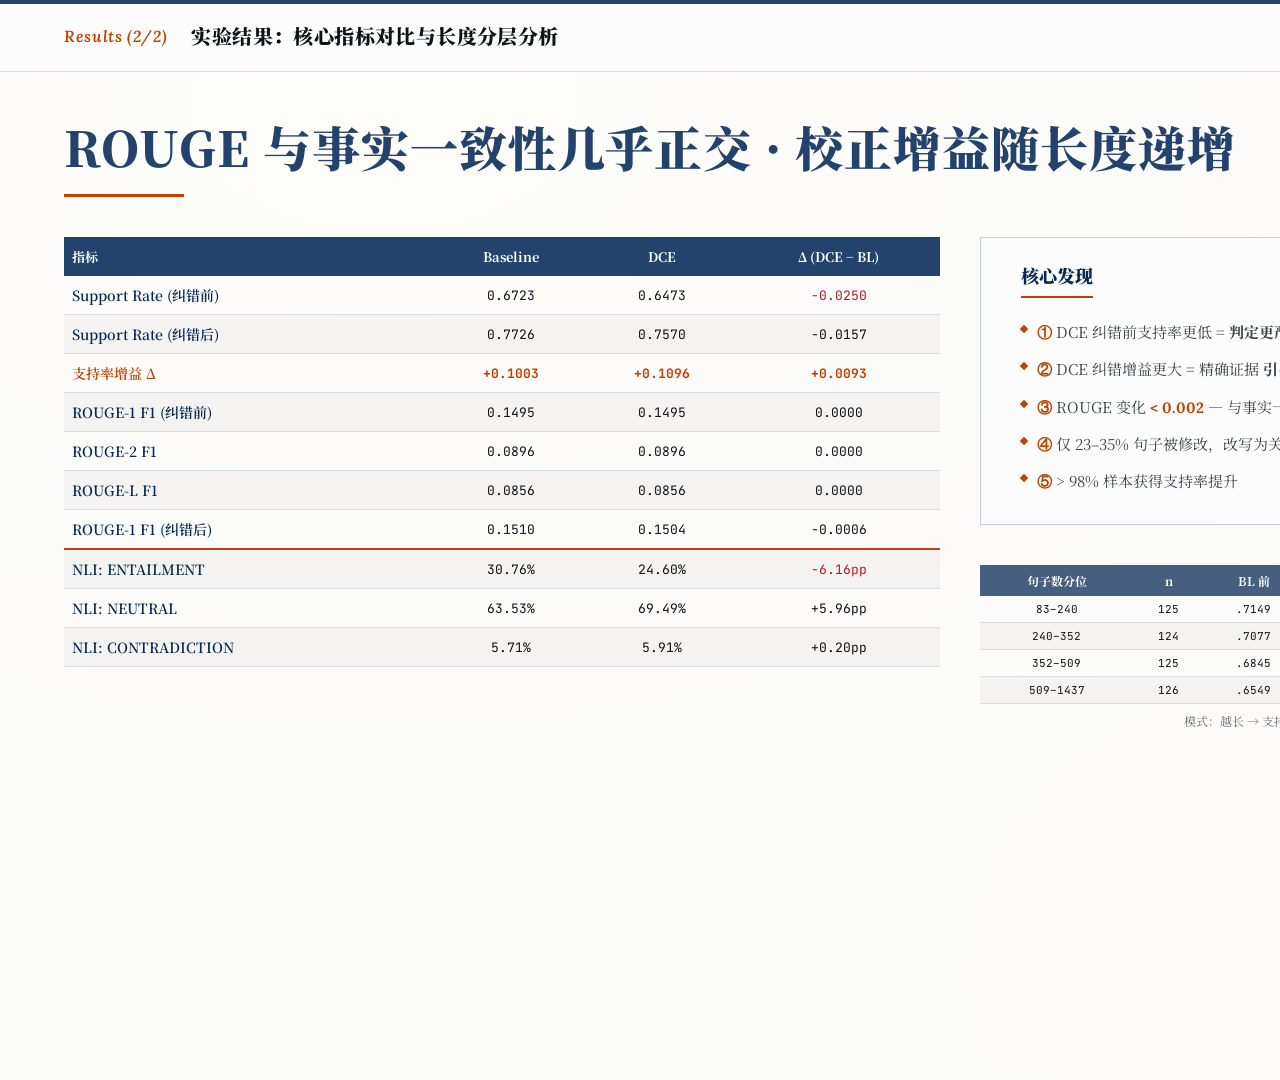
<file: slides/slide_07_results_2.html>
<!DOCTYPE html>
<html lang="zh-CN">
<head>
<meta charset="UTF-8">
<meta name="viewport" content="width=1920">
<title>LongFact — 实验结果（下）</title>
<link rel="preconnect" href="https://fonts.googleapis.com">
<link rel="preconnect" href="https://fonts.gstatic.com" crossorigin>
<link href="https://fonts.googleapis.com/css2?family=JetBrains+Mono:ital,wght@0,400;0,600;1,400&family=Lora:ital,wght@0,600;0,700;1,400;1,600&family=Noto+Serif+SC:wght@400;600;700;900&display=swap" rel="stylesheet">
<link rel="stylesheet" href="shared/tokens.css">
<style>
  .res2-layout {
    display: grid;
    grid-template-columns: 1fr 1fr;
    grid-template-rows: auto 1fr;
    gap: var(--space-lg);
    flex: 1;
  }
  .main-table-wrap {
    grid-column: 1;
    grid-row: 1 / 3;
  }
  .findings-box {
    grid-column: 2;
    grid-row: 1;
  }
  .length-table-wrap {
    grid-column: 2;
    grid-row: 2;
  }
  .main-table {
    width: 100%;
    border-collapse: collapse;
    font-size: 14px;
  }
  .main-table thead th {
    background: var(--color-primary);
    color: white;
    padding: 10px 8px;
    font-family: var(--font-display-cn);
    font-weight: 700;
    font-size: 13px;
    text-align: center;
  }
  .main-table tbody td {
    padding: 9px 8px;
    text-align: center;
    border-bottom: 1px solid var(--color-border-light);
    font-family: var(--font-mono);
    font-size: 13px;
    color: var(--color-text);
  }
  .main-table tbody tr:nth-child(even) td {
    background: var(--color-bg-alt);
  }
  .main-table .metric-col {
    text-align: left;
    font-family: var(--font-display-cn) !important;
    font-weight: 600;
    font-size: 14px !important;
    color: var(--color-primary-dark) !important;
    white-space: nowrap;
  }
  .gain-row td {
    font-weight: 700;
    color: var(--color-accent) !important;
  }
  .gain-row .metric-col {
    color: var(--color-accent) !important;
  }
  .findings-card {
    border: 1px solid var(--color-border);
    background: var(--color-surface);
    padding: var(--space-md) var(--space-lg);
    height: 100%;
  }
  .findings-card h4 {
    font-family: var(--font-display-cn);
    font-weight: 900;
    font-size: 18px;
    color: var(--color-primary-dark);
    margin-bottom: var(--space-sm);
    padding-bottom: var(--space-xs);
    border-bottom: 2px solid var(--color-accent);
    display: inline-block;
  }
  .finding-item {
    font-family: var(--font-display-cn);
    font-size: 15px;
    line-height: 1.75;
    color: var(--color-text-secondary);
    padding: 5px 0;
    padding-left: 16px;
    position: relative;
  }
  .finding-item::before {
    content: '';
    position: absolute;
    left: 0;
    top: 12px;
    width: 6px;
    height: 6px;
    background: var(--color-accent);
    transform: rotate(45deg);
  }
  .finding-item .num {
    font-family: var(--font-display-en);
    font-weight: 700;
    color: var(--color-accent);
  }
  .length-table {
    width: 100%;
    border-collapse: collapse;
    font-size: 12px;
  }
  .length-table thead th {
    background: var(--color-primary-light);
    color: white;
    padding: 7px 6px;
    font-family: var(--font-display-cn);
    font-weight: 700;
    font-size: 12px;
    text-align: center;
    white-space: nowrap;
  }
  .length-table tbody td {
    padding: 6px;
    text-align: center;
    border-bottom: 1px solid var(--color-border-light);
    font-family: var(--font-mono);
    font-size: 11px;
    color: var(--color-text);
  }
  .length-table tbody tr:nth-child(even) td {
    background: var(--color-bg-alt);
  }
  .length-table .delta-hi {
    color: var(--color-accent);
    font-weight: 700;
  }
</style>
</head>
<body>

<div class="slide">

  <div class="slide-header">
    <span class="kick">Results (2/2)</span>
    <span class="page-title">实验结果：核心指标对比与长度分层分析</span>
  </div>

  <div class="slide-body">

    <h2 class="section-heading">ROUGE 与事实一致性几乎正交 · 校正增益随长度递增</h2>

    <div class="res2-layout">

      <!-- Main metrics table -->
      <div class="main-table-wrap">
        <table class="main-table">
          <thead>
            <tr>
              <th style="text-align:left;">指标</th>
              <th>Baseline</th>
              <th>DCE</th>
              <th>Δ (DCE − BL)</th>
            </tr>
          </thead>
          <tbody>
            <tr>
              <td class="metric-col">Support Rate (纠错前)</td>
              <td>0.6723</td>
              <td>0.6473</td>
              <td style="color:oklch(0.50 0.19 25);">−0.0250</td>
            </tr>
            <tr>
              <td class="metric-col">Support Rate (纠错后)</td>
              <td>0.7726</td>
              <td>0.7570</td>
              <td>−0.0157</td>
            </tr>
            <tr class="gain-row">
              <td class="metric-col">支持率增益 Δ</td>
              <td>+0.1003</td>
              <td>+0.1096</td>
              <td>+0.0093</td>
            </tr>
            <tr>
              <td class="metric-col">ROUGE-1 F1 (纠错前)</td>
              <td>0.1495</td>
              <td>0.1495</td>
              <td>0.0000</td>
            </tr>
            <tr>
              <td class="metric-col">ROUGE-2 F1</td>
              <td>0.0896</td>
              <td>0.0896</td>
              <td>0.0000</td>
            </tr>
            <tr>
              <td class="metric-col">ROUGE-L F1</td>
              <td>0.0856</td>
              <td>0.0856</td>
              <td>0.0000</td>
            </tr>
            <tr>
              <td class="metric-col">ROUGE-1 F1 (纠错后)</td>
              <td>0.1510</td>
              <td>0.1504</td>
              <td>−0.0006</td>
            </tr>
            <tr style="border-top:2px solid var(--color-accent);">
              <td class="metric-col" style="color:var(--color-primary);">NLI: ENTAILMENT</td>
              <td>30.76%</td>
              <td>24.60%</td>
              <td style="color:oklch(0.50 0.19 25);">−6.16pp</td>
            </tr>
            <tr>
              <td class="metric-col" style="color:var(--color-primary);">NLI: NEUTRAL</td>
              <td>63.53%</td>
              <td>69.49%</td>
              <td>+5.96pp</td>
            </tr>
            <tr>
              <td class="metric-col" style="color:var(--color-primary);">NLI: CONTRADICTION</td>
              <td>5.71%</td>
              <td>5.91%</td>
              <td>+0.20pp</td>
            </tr>
          </tbody>
        </table>
      </div>

      <!-- Key findings -->
      <div class="findings-card">
        <h4>核心发现</h4>
        <div class="finding-item">
          <span class="num">①</span> DCE 纠错前支持率更低 = <strong>判定更严格</strong>，减少假阳性 ENTAILMENT <span class="num">6.16pp</span>
        </div>
        <div class="finding-item">
          <span class="num">②</span> DCE 纠错增益更大 = 精确证据 <strong>引导更好的改写</strong>
        </div>
        <div class="finding-item">
          <span class="num">③</span> ROUGE 变化 <span class="num">&lt; 0.002</span> — 与事实一致性几乎<strong>正交</strong>
        </div>
        <div class="finding-item">
          <span class="num">④</span> 仅 23–35% 句子被修改，改写为关键词级别微调
        </div>
        <div class="finding-item">
          <span class="num">⑤</span> &gt; 98% 样本获得支持率提升
        </div>
      </div>

      <!-- Length-stratified table -->
      <div class="length-table-wrap">
        <table class="length-table">
          <thead>
            <tr>
              <th>句子数分位</th>
              <th>n</th>
              <th>BL 前</th>
              <th>BL 后</th>
              <th>BL Δ</th>
              <th>DCE 前</th>
              <th>DCE 后</th>
              <th>DCE Δ</th>
            </tr>
          </thead>
          <tbody>
            <tr>
              <td>83–240</td><td>125</td>
              <td>.7149</td><td>.7906</td><td class="delta-hi">+.0757</td>
              <td>.7060</td><td>.7854</td><td class="delta-hi">+.0794</td>
            </tr>
            <tr>
              <td>240–352</td><td>124</td>
              <td>.7077</td><td>.7882</td><td class="delta-hi">+.0805</td>
              <td>.6879</td><td>.7738</td><td class="delta-hi">+.0859</td>
            </tr>
            <tr>
              <td>352–509</td><td>125</td>
              <td>.6845</td><td>.7701</td><td class="delta-hi">+.0856</td>
              <td>.6606</td><td>.7492</td><td class="delta-hi">+.0886</td>
            </tr>
            <tr>
              <td>509–1437</td><td>126</td>
              <td>.6549</td><td>.7418</td><td class="delta-hi">+.0869</td>
              <td>.6261</td><td>.7199</td><td class="delta-hi">+.0938</td>
            </tr>
          </tbody>
        </table>
        <p style="font-family:var(--font-display-cn);font-size:12px;color:var(--color-text-muted);margin-top:8px;text-align:center;">
          模式：越长 → 支持率越低 → 校正增益越大。DCE 在所有分位中始终领先 <strong>+0.5–0.7pp</strong>。
        </p>
      </div>

    </div>

    <div class="page-number">7 / 10</div>
  </div>
</div>

</body>
</html>
</file>
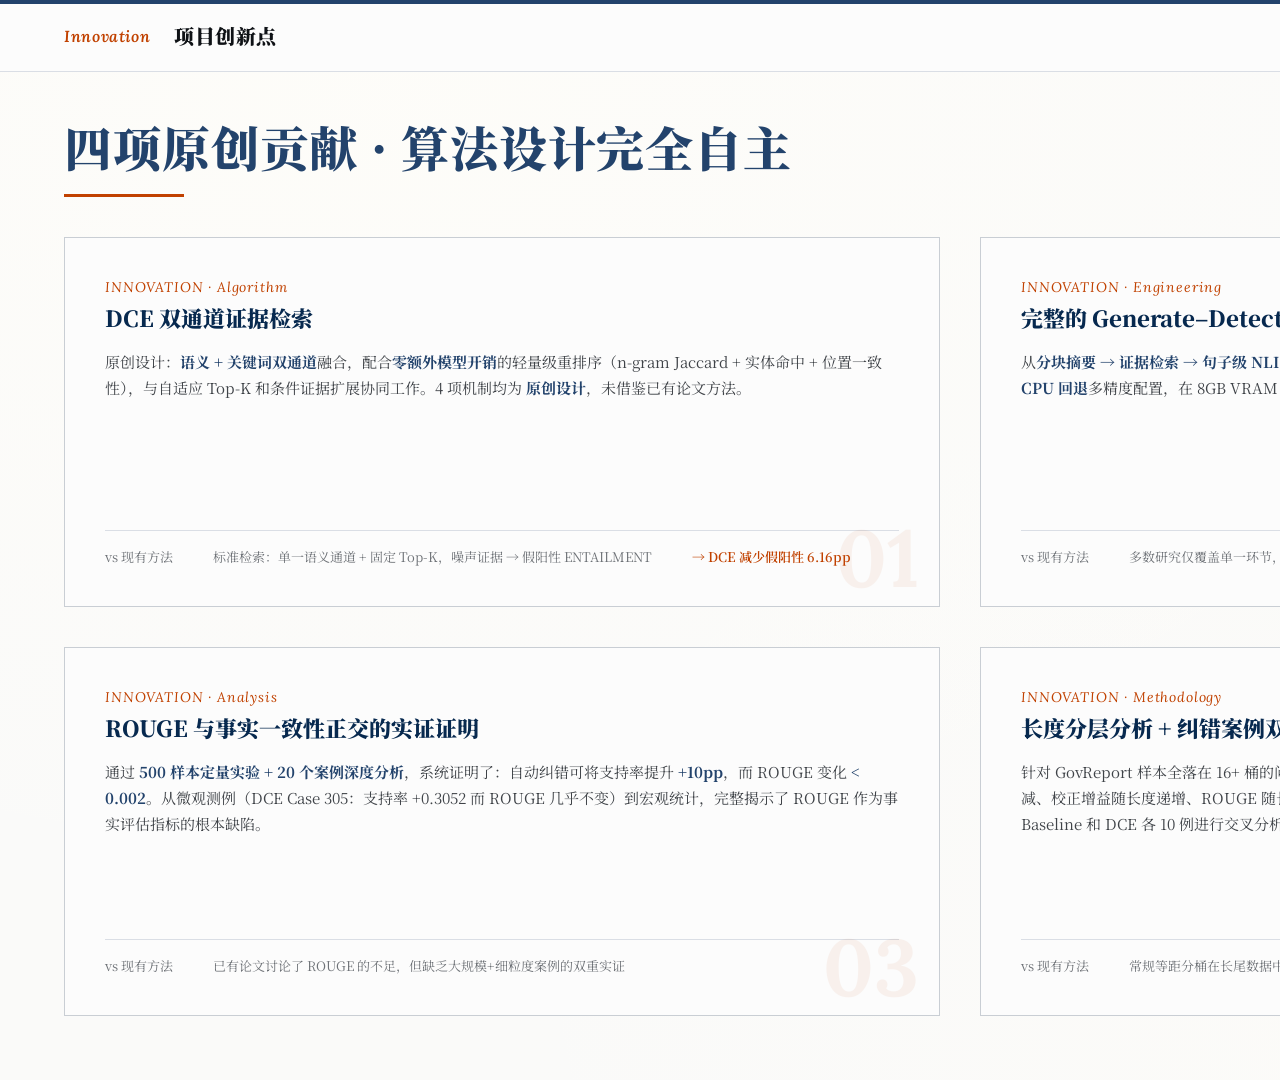
<file: slides/slide_08_innovation.html>
<!DOCTYPE html>
<html lang="zh-CN">
<head>
<meta charset="UTF-8">
<meta name="viewport" content="width=1920">
<title>LongFact — 创新点</title>
<link rel="preconnect" href="https://fonts.googleapis.com">
<link rel="preconnect" href="https://fonts.gstatic.com" crossorigin>
<link href="https://fonts.googleapis.com/css2?family=JetBrains+Mono:ital,wght@0,400;0,600;1,400&family=Lora:ital,wght@0,600;0,700;1,400;1,600&family=Noto+Serif+SC:wght@400;600;700;900&display=swap" rel="stylesheet">
<link rel="stylesheet" href="shared/tokens.css">
<style>
  .innovation-layout {
    display: grid;
    grid-template-columns: 1fr 1fr;
    grid-template-rows: 1fr 1fr;
    gap: var(--space-lg);
    flex: 1;
  }
  .inno-card {
    border: 1px solid var(--color-border);
    background: var(--color-surface);
    padding: var(--space-lg);
    display: flex;
    flex-direction: column;
    position: relative;
    overflow: hidden;
  }
  .inno-card .inno-num {
    position: absolute;
    bottom: 8px;
    right: 20px;
    font-family: var(--font-display-en);
    font-size: 80px;
    font-weight: 700;
    color: var(--color-accent);
    opacity: 0.06;
    pointer-events: none;
    line-height: 1;
  }
  .inno-card .inno-label {
    font-family: var(--font-display-en);
    font-style: italic;
    font-size: 14px;
    color: var(--color-accent);
    letter-spacing: 0.06em;
    margin-bottom: 6px;
  }
  .inno-card h3 {
    font-family: var(--font-display-cn);
    font-weight: 900;
    font-size: 22px;
    color: var(--color-primary-dark);
    margin-bottom: var(--space-sm);
  }
  .inno-card .inno-body {
    font-family: var(--font-display-cn);
    font-size: 15px;
    line-height: 1.75;
    color: var(--color-text-secondary);
    flex: 1;
  }
  .inno-card .inno-body strong {
    color: var(--color-primary);
  }
  .inno-card .inno-compare {
    margin-top: var(--space-sm);
    padding-top: var(--space-sm);
    border-top: 1px solid var(--color-border-light);
    display: flex;
    gap: var(--space-lg);
    font-family: var(--font-display-cn);
    font-size: 13px;
  }
  .inno-card .inno-compare .vs-label {
    color: var(--color-text-muted);
    white-space: nowrap;
  }
  .inno-card .inno-compare .vs-existing {
    color: var(--color-text-muted);
  }
  .inno-card .inno-compare .vs-ours {
    color: var(--color-accent);
    font-weight: 600;
  }
  .dce-architecture {
    margin-top: var(--space-lg);
    display: flex;
    align-items: center;
    justify-content: center;
    gap: var(--space-md);
    padding: var(--space-md);
    border: 1px solid var(--color-border);
    background: var(--color-bg-alt);
  }
  .dce-arch-box {
    text-align: center;
    padding: var(--space-sm) var(--space-md);
    font-family: var(--font-mono);
    font-size: 12px;
    color: var(--color-text);
  }
  .dce-arch-box.top {
    border-bottom: 1px solid var(--color-border);
  }
</style>
</head>
<body>

<div class="slide">

  <div class="slide-header">
    <span class="kick">Innovation</span>
    <span class="page-title">项目创新点</span>
  </div>

  <div class="slide-body">

    <h2 class="section-heading">四项原创贡献 · 算法设计完全自主</h2>

    <div class="innovation-layout">

      <!-- Innovation 1: DCE Pipeline -->
      <div class="inno-card">
        <div class="inno-num">01</div>
        <div class="inno-label">INNOVATION · Algorithm</div>
        <h3>DCE 双通道证据检索</h3>
        <div class="inno-body">
          原创设计：<strong>语义 + 关键词双通道</strong>融合，配合<strong>零额外模型开销</strong>的轻量级重排序（n-gram Jaccard + 实体命中 + 位置一致性），与自适应 Top-K 和条件证据扩展协同工作。4 项机制均为 <strong>原创设计</strong>，未借鉴已有论文方法。
        </div>
        <div class="inno-compare">
          <span class="vs-label">vs 现有方法</span>
          <span class="vs-existing">标准检索：单一语义通道 + 固定 Top-K，噪声证据 → 假阳性 ENTAILMENT</span>
          <span class="vs-ours">→ DCE 减少假阳性 6.16pp</span>
        </div>
      </div>

      <!-- Innovation 2: Complete Pipeline -->
      <div class="inno-card">
        <div class="inno-num">02</div>
        <div class="inno-label">INNOVATION · Engineering</div>
        <h3>完整的 Generate–Detect–Correct–Evaluate 管道</h3>
        <div class="inno-body">
          从<strong>分块摘要 → 证据检索 → 句子级 NLI → 局部纠错 → 双重评估</strong>，每个模块可独立替换和实验。支持 <strong>fp16 / 8-bit / CPU 回退</strong>多精度配置，在 8GB VRAM 上稳定运行 500 样本实验。
        </div>
        <div class="inno-compare">
          <span class="vs-label">vs 现有方法</span>
          <span class="vs-existing">多数研究仅覆盖单一环节，缺乏端到端可复现实验框架</span>
          <span class="vs-obs">→ 本项目提供完整代码 + 16 项测试 + 分阶段耗时统计</span>
        </div>
      </div>

      <!-- Innovation 3: ROUGE-Support Orthogonality -->
      <div class="inno-card">
        <div class="inno-num">03</div>
        <div class="inno-label">INNOVATION · Analysis</div>
        <h3>ROUGE 与事实一致性正交的实证证明</h3>
        <div class="inno-body">
          通过 <strong>500 样本定量实验 + 20 个案例深度分析</strong>，系统证明了：自动纠错可将支持率提升 <strong>+10pp</strong>，而 ROUGE 变化 <strong>&lt; 0.002</strong>。从微观测例（DCE Case 305：支持率 +0.3052 而 ROUGE 几乎不变）到宏观统计，完整揭示了 ROUGE 作为事实评估指标的根本缺陷。
        </div>
        <div class="inno-compare">
          <span class="vs-label">vs 现有方法</span>
          <span class="vs-existing">已有论文讨论了 ROUGE 的不足，但缺乏大规模+细粒度案例的双重实证</span>
        </div>
      </div>

      <!-- Innovation 4: Length Analysis -->
      <div class="inno-card">
        <div class="inno-num">04</div>
        <div class="inno-label">INNOVATION · Methodology</div>
        <h3>长度分层分析 + 纠错案例双策略对比</h3>
        <div class="inno-body">
          针对 GovReport 样本全落在 16+ 桶的问题，设计<strong>百分位分桶策略</strong>（每桶 125 个样本），揭示四个规律：支持率随长度递减、校正增益随长度递增、ROUGE 随长度锐减、NLI 分布长度稳定。同时按 <strong>Top-5 改善 / Top-5 恶化</strong> 选取案例，Baseline 和 DCE 各 10 例进行交叉分析。
        </div>
        <div class="inno-compare">
          <span class="vs-label">vs 现有方法</span>
          <span class="vs-existing">常规等距分桶在长尾数据中失效</span>
          <span class="vs-ours">→ 百分位分桶 + 双策略案例交叉分析</span>
        </div>
      </div>

    </div>

    <div class="page-number">8 / 10</div>
  </div>
</div>

</body>
</html>
</file>
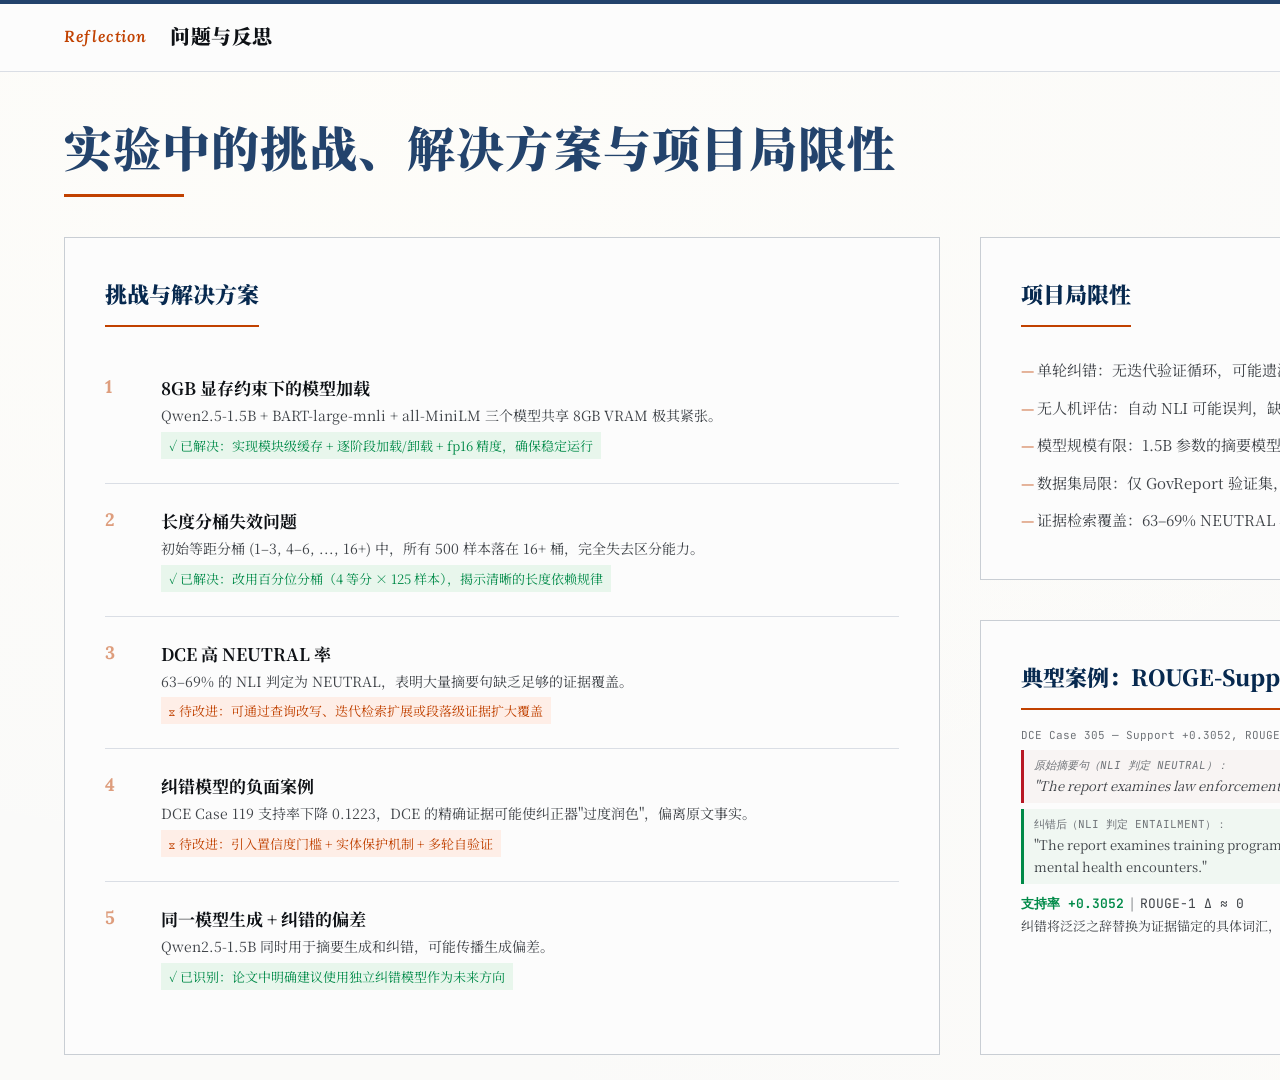
<file: slides/slide_09_reflection.html>
<!DOCTYPE html>
<html lang="zh-CN">
<head>
<meta charset="UTF-8">
<meta name="viewport" content="width=1920">
<title>LongFact — 问题与反思</title>
<link rel="preconnect" href="https://fonts.googleapis.com">
<link rel="preconnect" href="https://fonts.gstatic.com" crossorigin>
<link href="https://fonts.googleapis.com/css2?family=JetBrains+Mono:ital,wght@0,400;0,600;1,400&family=Lora:ital,wght@0,600;0,700;1,400;1,600&family=Noto+Serif+SC:wght@400;600;700;900&display=swap" rel="stylesheet">
<link rel="stylesheet" href="shared/tokens.css">
<style>
  .reflection-layout {
    display: grid;
    grid-template-columns: 1fr 1fr;
    grid-template-rows: auto 1fr;
    gap: var(--space-lg);
    flex: 1;
  }
  .challenges-box {
    grid-column: 1;
    grid-row: 1 / 3;
    border: 1px solid var(--color-border);
    background: var(--color-surface);
    padding: var(--space-lg);
  }
  .challenges-box h3 {
    font-family: var(--font-display-cn);
    font-weight: 900;
    font-size: 22px;
    color: var(--color-primary-dark);
    margin-bottom: var(--space-md);
    padding-bottom: var(--space-sm);
    border-bottom: 2px solid var(--color-accent);
    display: inline-block;
  }
  .challenge-item {
    display: flex;
    gap: var(--space-md);
    padding: var(--space-md) 0;
    border-bottom: 1px solid var(--color-border-light);
    align-items: flex-start;
  }
  .challenge-item:last-child {
    border-bottom: none;
  }
  .challenge-item .c-num {
    font-family: var(--font-display-en);
    font-weight: 700;
    font-size: 18px;
    color: var(--color-accent);
    opacity: 0.5;
    min-width: 32px;
  }
  .challenge-item .c-content h4 {
    font-family: var(--font-display-cn);
    font-weight: 700;
    font-size: 17px;
    color: var(--color-text);
    margin-bottom: 4px;
  }
  .challenge-item .c-content p {
    font-family: var(--font-display-cn);
    font-size: 14px;
    line-height: 1.7;
    color: var(--color-text-secondary);
  }
  .challenge-item .c-content .solution {
    margin-top: 4px;
    padding: 4px 8px;
    font-family: var(--font-display-cn);
    font-size: 13px;
    color: var(--color-success);
    background: oklch(0.96 0.02 155);
    display: inline-block;
  }
  .challenge-item .c-content .unsolved {
    margin-top: 4px;
    padding: 4px 8px;
    font-family: var(--font-display-cn);
    font-size: 13px;
    color: var(--color-accent);
    background: oklch(0.96 0.02 45);
    display: inline-block;
  }
  .limitations-box {
    grid-column: 2;
    grid-row: 1;
    border: 1px solid var(--color-border);
    background: var(--color-surface);
    padding: var(--space-lg);
  }
  .limitations-box h3 {
    font-family: var(--font-display-cn);
    font-weight: 900;
    font-size: 22px;
    color: var(--color-primary-dark);
    margin-bottom: var(--space-md);
    padding-bottom: var(--space-sm);
    border-bottom: 2px solid var(--color-accent);
    display: inline-block;
  }
  .limit-item {
    font-family: var(--font-display-cn);
    font-size: 15px;
    line-height: 1.7;
    color: var(--color-text-secondary);
    padding: 6px 0;
    padding-left: 16px;
    position: relative;
  }
  .limit-item::before {
    content: '—';
    position: absolute;
    left: 0;
    color: var(--color-accent);
  }
  .case-card {
    grid-column: 2;
    grid-row: 2;
    border: 1px solid var(--color-border);
    background: var(--color-surface);
    padding: var(--space-lg);
    display: flex;
    flex-direction: column;
  }
  .case-card h3 {
    font-family: var(--font-display-cn);
    font-weight: 900;
    font-size: 22px;
    color: var(--color-primary-dark);
    margin-bottom: var(--space-sm);
    padding-bottom: var(--space-sm);
    border-bottom: 2px solid var(--color-accent);
    display: inline-block;
  }
  .case-example {
    font-family: var(--font-display-cn);
    font-size: 14px;
    line-height: 1.7;
    color: var(--color-text-secondary);
    flex: 1;
    overflow-y: auto;
  }
  .case-example .orig {
    padding: 6px 10px;
    margin: 6px 0;
    border-left: 3px solid oklch(0.50 0.19 25);
    background: oklch(0.97 0.005 25);
    font-style: italic;
    font-size: 13px;
  }
  .case-example .corr {
    padding: 6px 10px;
    margin: 6px 0;
    border-left: 3px solid oklch(0.55 0.15 155);
    background: oklch(0.97 0.01 155);
    font-size: 13px;
  }
  .case-example .label {
    font-family: var(--font-mono);
    font-size: 11px;
    color: var(--color-text-muted);
    display: block;
  }
  .case-example .delta-good {
    color: var(--color-success);
    font-family: var(--font-mono);
    font-weight: 600;
  }
  .case-example .delta-bad {
    color: var(--color-error);
    font-family: var(--font-mono);
    font-weight: 600;
  }
</style>
</head>
<body>

<div class="slide">

  <div class="slide-header">
    <span class="kick">Reflection</span>
    <span class="page-title">问题与反思</span>
  </div>

  <div class="slide-body">

    <h2 class="section-heading">实验中的挑战、解决方案与项目局限性</h2>

    <div class="reflection-layout">

      <!-- Challenges & Solutions -->
      <div class="challenges-box">
        <h3>挑战与解决方案</h3>

        <div class="challenge-item">
          <div class="c-num">1</div>
          <div class="c-content">
            <h4>8GB 显存约束下的模型加载</h4>
            <p>Qwen2.5-1.5B + BART-large-mnli + all-MiniLM 三个模型共享 8GB VRAM 极其紧张。</p>
            <span class="solution">✓ 已解决：实现模块级缓存 + 逐阶段加载/卸载 + fp16 精度，确保稳定运行</span>
          </div>
        </div>

        <div class="challenge-item">
          <div class="c-num">2</div>
          <div class="c-content">
            <h4>长度分桶失效问题</h4>
            <p>初始等距分桶 (1–3, 4–6, ..., 16+) 中，所有 500 样本落在 16+ 桶，完全失去区分能力。</p>
            <span class="solution">✓ 已解决：改用百分位分桶（4 等分 × 125 样本），揭示清晰的长度依赖规律</span>
          </div>
        </div>

        <div class="challenge-item">
          <div class="c-num">3</div>
          <div class="c-content">
            <h4>DCE 高 NEUTRAL 率</h4>
            <p>63–69% 的 NLI 判定为 NEUTRAL，表明大量摘要句缺乏足够的证据覆盖。</p>
            <span class="unsolved">⧖ 待改进：可通过查询改写、迭代检索扩展或段落级证据扩大覆盖</span>
          </div>
        </div>

        <div class="challenge-item">
          <div class="c-num">4</div>
          <div class="c-content">
            <h4>纠错模型的负面案例</h4>
            <p>DCE Case 119 支持率下降 0.1223，DCE 的精确证据可能使纠正器"过度润色"，偏离原文事实。</p>
            <span class="unsolved">⧖ 待改进：引入置信度门槛 + 实体保护机制 + 多轮自验证</span>
          </div>
        </div>

        <div class="challenge-item">
          <div class="c-num">5</div>
          <div class="c-content">
            <h4>同一模型生成 + 纠错的偏差</h4>
            <p>Qwen2.5-1.5B 同时用于摘要生成和纠错，可能传播生成偏差。</p>
            <span class="solution">✓ 已识别：论文中明确建议使用独立纠错模型作为未来方向</span>
          </div>
        </div>
      </div>

      <!-- Limitations -->
      <div class="limitations-box">
        <h3>项目局限性</h3>
        <div class="limit-item">单轮纠错：无迭代验证循环，可能遗漏二次错误</div>
        <div class="limit-item">无人机评估：自动 NLI 可能误判，缺乏人工标注验证</div>
        <div class="limit-item">模型规模有限：1.5B 参数的摘要模型，生成质量受限于模型能力</div>
        <div class="limit-item">数据集局限：仅 GovReport 验证集，跨域泛化能力未知</div>
        <div class="limit-item">证据检索覆盖：63–69% NEUTRAL 率说明检索仍有提升空间</div>
      </div>

      <!-- Illustrative Case -->
      <div class="case-card">
        <h3>典型案例：ROUGE-Support 正交性</h3>
        <div class="case-example">
          <span class="label">DCE Case 305 — Support +0.3052, ROUGE-1 +0.0037</span>
          <div class="orig">
            <span class="label">原始摘要句（NLI 判定 NEUTRAL）：</span>
            "The report examines law enforcement challenges and training programs for officers."
          </div>
          <div class="corr">
            <span class="label">纠错后（NLI 判定 ENTAILMENT）：</span>
            "The report examines training programs such as de-escalation and crisis intervention for law enforcement officers facing mental health encounters."
          </div>
          <p style="margin-top:8px;font-size:13px;">
            <span class="delta-good">支持率 +0.3052</span> &nbsp;|&nbsp;
            <span style="font-family:var(--font-mono);">ROUGE-1 Δ ≈ 0</span><br>
            纠错将泛泛之辞替换为证据锚定的具体词汇，ROUGE 无法区分这种事实性提升。
          </p>
        </div>
      </div>

    </div>

    <div class="page-number">9 / 10</div>
  </div>
</div>

</body>
</html>
</file>
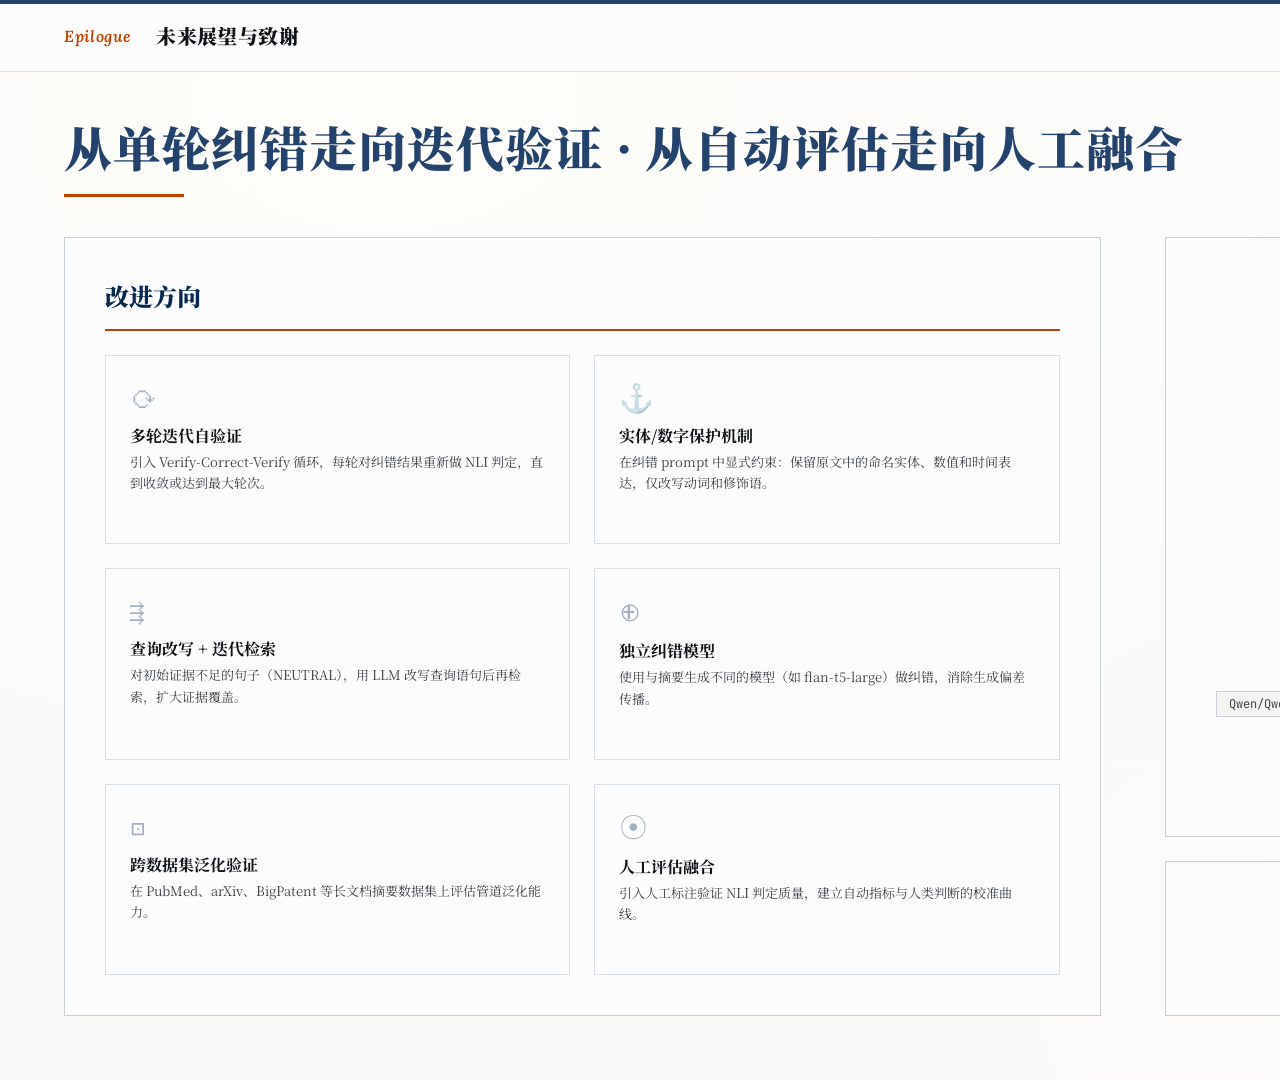
<file: slides/slide_10_outlook.html>
<!DOCTYPE html>
<html lang="zh-CN">
<head>
<meta charset="UTF-8">
<meta name="viewport" content="width=1920">
<title>LongFact — 未来展望与致谢</title>
<link rel="preconnect" href="https://fonts.googleapis.com">
<link rel="preconnect" href="https://fonts.gstatic.com" crossorigin>
<link href="https://fonts.googleapis.com/css2?family=JetBrains+Mono:ital,wght@0,400;0,600;1,400&family=Lora:ital,wght@0,600;0,700;1,400;1,600&family=Noto+Serif+SC:wght@400;600;700;900&display=swap" rel="stylesheet">
<link rel="stylesheet" href="shared/tokens.css">
<style>
  .outlook-layout {
    display: grid;
    grid-template-columns: 1.2fr 0.8fr;
    gap: var(--space-xl);
    flex: 1;
  }
  .future-box {
    border: 1px solid var(--color-border);
    background: var(--color-surface);
    padding: var(--space-lg);
    display: flex;
    flex-direction: column;
  }
  .future-box h3 {
    font-family: var(--font-display-cn);
    font-weight: 900;
    font-size: 24px;
    color: var(--color-primary-dark);
    margin-bottom: var(--space-md);
    padding-bottom: var(--space-sm);
    border-bottom: 2px solid var(--color-accent);
    display: inline-block;
  }
  .future-items {
    display: grid;
    grid-template-columns: 1fr 1fr;
    gap: var(--space-md);
    flex: 1;
  }
  .future-item {
    border: 1px solid var(--color-border-light);
    padding: var(--space-md);
    display: flex;
    flex-direction: column;
    gap: 4px;
    position: relative;
  }
  .future-item .f-icon {
    font-family: var(--font-display-en);
    font-size: 28px;
    color: var(--color-primary);
    opacity: 0.4;
    margin-bottom: 4px;
  }
  .future-item h4 {
    font-family: var(--font-display-cn);
    font-weight: 700;
    font-size: 16px;
    color: var(--color-text);
  }
  .future-item p {
    font-family: var(--font-display-cn);
    font-size: 13px;
    line-height: 1.65;
    color: var(--color-text-secondary);
    flex: 1;
  }
  .thanks-box {
    display: flex;
    flex-direction: column;
    gap: var(--space-md);
  }
  .thanks-main {
    border: 1px solid var(--color-border);
    background: var(--color-surface);
    padding: var(--space-lg);
    flex: 1;
    display: flex;
    flex-direction: column;
    justify-content: center;
    text-align: center;
  }
  .thanks-main h3 {
    font-family: var(--font-display-cn);
    font-weight: 900;
    font-size: 32px;
    color: var(--color-primary-dark);
    margin-bottom: var(--space-lg);
  }
  .thanks-main .thanks-text {
    font-family: var(--font-display-cn);
    font-size: var(--text-body);
    line-height: 2;
    color: var(--color-text-secondary);
  }
  .thanks-main .thanks-text strong {
    color: var(--color-primary);
  }
  .thanks-divider {
    width: 60px;
    height: 3px;
    background: var(--color-accent);
    margin: var(--space-lg) auto;
  }
  .model-badges {
    display: flex;
    justify-content: center;
    gap: var(--space-md);
    flex-wrap: wrap;
    margin-top: var(--space-md);
  }
  .model-badge {
    font-family: var(--font-mono);
    font-size: 12px;
    padding: 4px 12px;
    border: 1px solid var(--color-border);
    background: var(--color-bg-alt);
    color: var(--color-text-secondary);
    white-space: nowrap;
  }
  .repo-box {
    border: 1px solid var(--color-border);
    background: var(--color-surface);
    padding: var(--space-lg);
    text-align: center;
  }
  .repo-box h4 {
    font-family: var(--font-display-cn);
    font-weight: 700;
    font-size: 16px;
    color: var(--color-text-muted);
    margin-bottom: var(--space-xs);
  }
  .repo-box .repo-link {
    font-family: var(--font-mono);
    font-size: 14px;
    color: var(--color-primary);
  }
</style>
</head>
<body>

<div class="slide">

  <div class="slide-header">
    <span class="kick">Epilogue</span>
    <span class="page-title">未来展望与致谢</span>
  </div>

  <div class="slide-body">

    <h2 class="section-heading">从单轮纠错走向迭代验证 · 从自动评估走向人工融合</h2>

    <div class="outlook-layout">

      <!-- Future directions -->
      <div class="future-box">
        <h3>改进方向</h3>
        <div class="future-items">

          <div class="future-item">
            <div class="f-icon">⟳</div>
            <h4>多轮迭代自验证</h4>
            <p>引入 Verify-Correct-Verify 循环，每轮对纠错结果重新做 NLI 判定，直到收敛或达到最大轮次。</p>
          </div>

          <div class="future-item">
            <div class="f-icon">⚓</div>
            <h4>实体/数字保护机制</h4>
            <p>在纠错 prompt 中显式约束：保留原文中的命名实体、数值和时间表达，仅改写动词和修饰语。</p>
          </div>

          <div class="future-item">
            <div class="f-icon">⇶</div>
            <h4>查询改写 + 迭代检索</h4>
            <p>对初始证据不足的句子（NEUTRAL），用 LLM 改写查询语句后再检索，扩大证据覆盖。</p>
          </div>

          <div class="future-item">
            <div class="f-icon">⊕</div>
            <h4>独立纠错模型</h4>
            <p>使用与摘要生成不同的模型（如 flan-t5-large）做纠错，消除生成偏差传播。</p>
          </div>

          <div class="future-item">
            <div class="f-icon">⊡</div>
            <h4>跨数据集泛化验证</h4>
            <p>在 PubMed、arXiv、BigPatent 等长文档摘要数据集上评估管道泛化能力。</p>
          </div>

          <div class="future-item">
            <div class="f-icon">☉</div>
            <h4>人工评估融合</h4>
            <p>引入人工标注验证 NLI 判定质量，建立自动指标与人类判断的校准曲线。</p>
          </div>

        </div>
      </div>

      <!-- Thanks -->
      <div class="thanks-box">
        <div class="thanks-main">
          <h3>致谢</h3>
          <div class="thanks-divider"></div>
          <div class="thanks-text">
            感谢 <strong>NJUniversity</strong> 课程团队的指导<br>
            感谢开源 NLP 社区提供<br>
            <strong>GovReport</strong> 数据集 · <strong>Qwen2.5</strong> · <strong>BART-MNLI</strong><br>
            <strong>Sentence-BERT</strong> · <strong>FAISS</strong> 等优秀工具<br>
            使本研究得以完成
          </div>
          <div class="model-badges">
            <span class="model-badge">Qwen/Qwen2.5-1.5B-Instruct</span>
            <span class="model-badge">facebook/bart-large-mnli</span>
            <span class="model-badge">all-MiniLM-L6-v2</span>
            <span class="model-badge">GovReport</span>
          </div>
        </div>

        <div class="repo-box">
          <h4>项目代码与实验数据</h4>
          <div class="repo-link">LongFact — 长文摘要事实一致性评测与纠错</div>
          <p style="font-family:var(--font-display-cn);font-size:13px;color:var(--color-text-muted);margin-top:4px;">
            武炳超 · 231880382 · NJUniversity · 2026
          </p>
        </div>
      </div>

    </div>

    <div class="page-number">10 / 10</div>
  </div>
</div>

</body>
</html>
</file>
<file: slides/shared/tokens.css>
/* === LongFact Design Tokens ===
 * Shared design tokens for all slide pages.
 * Canvas: 1920×1080px, 16:9 aspect ratio.
 * Color philosophy: temperate academic — warm paper base, single slate-blue accent, rust-orange highlights.
 */

:root {
  /* ── Canvas ── */
  --slide-width: 1920px;
  --slide-height: 1080px;

  /* ── Color Palette (oklch for perceptual uniformity) ── */
  /* Base: warm off-white with paper grain feel */
  --color-bg:            oklch(0.985 0.002 95);
  --color-bg-alt:        oklch(0.965 0.003 95);
  --color-surface:       oklch(0.992 0.001 95);

  /* Primary accent: deep slate-blue — evokes academic rigor, factual precision */
  --color-primary:       oklch(0.38 0.08 255);
  --color-primary-light: oklch(0.48 0.06 255);
  --color-primary-dark:  oklch(0.28 0.08 255);

  /* Warm accent: rust-orange — for highlights, key numbers, emphasis */
  --color-accent:        oklch(0.55 0.18 45);
  --color-accent-light:  oklch(0.65 0.14 45);
  --color-accent-dark:   oklch(0.45 0.18 45);

  /* Neutrals */
  --color-text:          oklch(0.18 0.01 255);
  --color-text-secondary:oklch(0.38 0.01 255);
  --color-text-muted:    oklch(0.55 0.01 255);
  --color-border:        oklch(0.85 0.01 255);
  --color-border-light:  oklch(0.90 0.01 255);

  /* Semantic colors */
  --color-success:       oklch(0.55 0.15 155);
  --color-warning:       oklch(0.65 0.16 80);
  --color-error:         oklch(0.50 0.19 25);

  /* Code block colors */
  --color-code-bg:       oklch(0.15 0.02 255);
  --color-code-text:     oklch(0.88 0.01 255);
  --color-code-keyword:  oklch(0.68 0.16 290);  /* purple-ish */
  --color-code-string:   oklch(0.62 0.14 155);  /* green-ish */
  --color-code-comment:  oklch(0.50 0.02 255);  /* muted */
  --color-code-func:     oklch(0.68 0.16 50);   /* gold-ish */
  --color-code-number:   oklch(0.62 0.14 35);   /* warm */

  /* ── Typography Scale (modular scale 1.25) ── */
  --font-display-cn:     'Noto Serif SC', 'Source Han Serif SC', serif;
  --font-display-en:     'Lora', 'Georgia', serif;
  --font-body:           'Noto Serif SC', 'Source Han Serif SC', serif;
  --font-mono:           'JetBrains Mono', 'Fira Code', 'Consolas', monospace;

  --text-hero:           120px;
  --text-h1:             72px;
  --text-h2:             48px;
  --text-h3:             32px;
  --text-body:           19px;
  --text-body-sm:        16px;
  --text-caption:        14px;
  --text-code:           15px;

  --leading-body:        1.78;
  --leading-heading:     1.25;

  /* ── Spacing Rhythm (8px base) ── */
  --space-xs:            8px;
  --space-sm:            16px;
  --space-md:            24px;
  --space-lg:            40px;
  --space-xl:            64px;
  --space-2xl:           96px;

  /* ── Header Bar ── */
  --header-height:       72px;
  --header-accent-strip: 4px;

  /* ── Shadows ── */
  --shadow-sm:           0 1px 3px oklch(0 0 0 / 0.06);
  --shadow-md:           0 4px 16px oklch(0 0 0 / 0.08);
}

/* ── Reset ── */
*, *::before, *::after {
  margin: 0;
  padding: 0;
  box-sizing: border-box;
}

/* ── Slide Canvas ── */
.slide {
  width: var(--slide-width);
  height: var(--slide-height);
  background:
    radial-gradient(ellipse at 20% 10%, oklch(0.992 0.005 95) 0%, transparent 60%),
    radial-gradient(ellipse at 80% 90%, oklch(0.988 0.004 95) 0%, transparent 50%),
    var(--color-bg);
  position: relative;
  overflow: hidden;
  font-family: var(--font-body);
  color: var(--color-text);
  display: flex;
  flex-direction: column;
}

/* ── Header Bar (shared across all content pages) ── */
.slide-header {
  position: absolute;
  top: 0;
  left: 0;
  right: 0;
  height: var(--header-height);
  padding: 0 var(--space-xl);
  display: flex;
  align-items: center;
  gap: var(--space-md);
  border-bottom: 1px solid var(--color-border-light);
  background: var(--color-surface);
  z-index: 10;
}

.slide-header::before {
  content: '';
  position: absolute;
  top: 0;
  left: 0;
  right: 0;
  height: var(--header-accent-strip);
  background: var(--color-primary);
}

.slide-header .kick {
  font-family: var(--font-display-en);
  font-style: italic;
  font-size: var(--text-body-sm);
  color: var(--color-accent);
  font-weight: 600;
  letter-spacing: 0.04em;
  white-space: nowrap;
}

.slide-header .page-title {
  font-family: var(--font-display-cn);
  font-weight: 900;
  font-size: 20px;
  color: var(--color-text);
  letter-spacing: 0.02em;
}

/* ── Content Area ── */
.slide-body {
  flex: 1;
  padding: calc(var(--header-height) + var(--space-lg)) var(--space-xl) var(--space-xl);
  display: flex;
  flex-direction: column;
  position: relative;
}

/* ── Page Number ── */
.page-number {
  position: absolute;
  bottom: var(--space-md);
  right: var(--space-xl);
  font-family: var(--font-display-en);
  font-size: var(--text-caption);
  color: var(--color-text-muted);
  letter-spacing: 0.06em;
}

/* ── Cover-specific ── */
.cover {
  justify-content: center;
  align-items: center;
  text-align: center;
}

.cover .project-name {
  font-family: var(--font-display-cn);
  font-weight: 900;
  font-size: var(--text-hero);
  line-height: 1.15;
  letter-spacing: 0.01em;
  margin-bottom: var(--space-md);
  max-width: 1400px;
}

.cover .project-name .highlight {
  color: var(--color-accent);
}

.cover .subtitle-en {
  font-family: var(--font-display-en);
  font-style: italic;
  font-size: 34px;
  color: var(--color-text-secondary);
  max-width: 1100px;
  line-height: 1.4;
  margin-bottom: var(--space-xl);
}

.cover .subtitle-en em {
  font-style: normal;
  font-weight: 700;
  color: var(--color-primary);
}

.cover .meta {
  font-family: var(--font-display-cn);
  font-size: 20px;
  color: var(--color-text-muted);
  letter-spacing: 0.04em;
  line-height: 2;
}

/* ── Section heading ── */
.section-heading {
  font-family: var(--font-display-cn);
  font-weight: 900;
  font-size: var(--text-h2);
  color: var(--color-primary);
  margin-bottom: var(--space-lg);
  letter-spacing: 0.02em;
  position: relative;
  padding-bottom: var(--space-sm);
}

.section-heading::after {
  content: '';
  position: absolute;
  bottom: 0;
  left: 0;
  width: 120px;
  height: 3px;
  background: var(--color-accent);
}

/* ── Body text ── */
.body-text {
  font-family: var(--font-display-cn);
  font-size: var(--text-body);
  line-height: var(--leading-body);
  color: var(--color-text);
}

.body-text .accent {
  color: var(--color-accent);
  font-weight: 700;
}

/* ── Two-column layout ── */
.cols-2 {
  display: grid;
  grid-template-columns: 1fr 1fr;
  gap: var(--space-xl);
  flex: 1;
}

/* ── Card ── */
.card {
  background: var(--color-surface);
  border: 1px solid var(--color-border);
  padding: var(--space-lg);
  border-radius: 2px;
}

.card h3 {
  font-family: var(--font-display-cn);
  font-weight: 900;
  font-size: var(--text-h3);
  color: var(--color-primary-dark);
  margin-bottom: var(--space-md);
}

/* ── Stat boxes ── */
.stat-row {
  display: flex;
  gap: var(--space-lg);
  margin: var(--space-lg) 0;
}

.stat {
  flex: 1;
  text-align: center;
  padding: var(--space-md);
  border: 1px solid var(--color-border-light);
  background: var(--color-surface);
}

.stat .value {
  font-family: var(--font-display-en);
  font-size: var(--text-h1);
  font-weight: 700;
  color: var(--color-accent);
  line-height: 1.1;
}

.stat .label {
  font-family: var(--font-display-cn);
  font-size: var(--text-body-sm);
  color: var(--color-text-secondary);
  margin-top: var(--space-xs);
}

/* ── Code block ── */
.code-block {
  background: var(--color-code-bg);
  border-radius: 4px;
  padding: var(--space-md);
  overflow-x: auto;
  font-family: var(--font-mono);
  font-size: var(--text-code);
  line-height: 1.65;
  color: var(--color-code-text);
  position: relative;
}

.code-block .kw  { color: var(--color-code-keyword); }
.code-block .str { color: var(--color-code-string); }
.code-block .cm  { color: var(--color-code-comment); }
.code-block .fn  { color: var(--color-code-func); }
.code-block .num { color: var(--color-code-number); }

/* ── Table ── */
.data-table {
  width: 100%;
  border-collapse: collapse;
  font-size: var(--text-body-sm);
}

.data-table thead th {
  background: var(--color-primary);
  color: white;
  padding: var(--space-sm) var(--space-md);
  font-family: var(--font-display-cn);
  font-weight: 700;
  text-align: center;
  font-size: var(--text-body-sm);
}

.data-table tbody td {
  padding: var(--space-sm) var(--space-md);
  text-align: center;
  border-bottom: 1px solid var(--color-border-light);
  font-family: var(--font-mono);
  font-size: 15px;
}

.data-table tbody tr:nth-child(even) td {
  background: var(--color-bg-alt);
}

.data-table .highlight-cell {
  color: var(--color-accent);
  font-weight: 700;
}

/* ── Key list ── */
.key-list {
  list-style: none;
  padding: 0;
}

.key-list li {
  font-family: var(--font-display-cn);
  font-size: var(--text-body);
  line-height: var(--leading-body);
  padding: var(--space-sm) 0;
  border-bottom: 1px solid var(--color-border-light);
  display: flex;
  gap: var(--space-sm);
}

.key-list li::before {
  content: '';
  display: inline-block;
  width: 8px;
  min-width: 8px;
  height: 8px;
  margin-top: 9px;
  background: var(--color-accent);
  border-radius: 1px;
  transform: rotate(45deg);
}

/* ── Mechanism grid (4-card) ── */
.mechanism-grid {
  display: grid;
  grid-template-columns: 1fr 1fr;
  grid-template-rows: 1fr 1fr;
  gap: var(--space-md);
  flex: 1;
}

.mech-card {
  border: 1px solid var(--color-border);
  padding: var(--space-md) var(--space-lg);
  background: var(--color-surface);
  display: flex;
  flex-direction: column;
  gap: var(--space-xs);
}

.mech-card .mech-num {
  font-family: var(--font-display-en);
  font-size: 36px;
  font-weight: 700;
  color: var(--color-accent);
  opacity: 0.3;
  line-height: 1;
}

.mech-card .mech-title {
  font-family: var(--font-display-cn);
  font-weight: 900;
  font-size: 20px;
  color: var(--color-primary-dark);
}

.mech-card .mech-desc {
  font-family: var(--font-display-cn);
  font-size: var(--text-body-sm);
  line-height: 1.7;
  color: var(--color-text-secondary);
  flex: 1;
}

/* ── Flow chart (SVG) ── */
.flow-container {
  flex: 1;
  display: flex;
  align-items: center;
  justify-content: center;
}

/* ── Chart container ── */
.chart-container {
  flex: 1;
  display: flex;
  align-items: center;
  justify-content: center;
  position: relative;
}

/* ── Badge ── */
.badge {
  display: inline-block;
  font-family: var(--font-mono);
  font-size: var(--text-caption);
  padding: 2px var(--space-xs);
  border: 1px solid var(--color-border);
  background: var(--color-bg-alt);
  border-radius: 2px;
  color: var(--color-text-secondary);
}

/* ── Quote ── */
.pull-quote {
  font-family: var(--font-display-en);
  font-style: italic;
  font-size: 26px;
  color: var(--color-primary);
  line-height: 1.5;
  padding-left: var(--space-lg);
  border-left: 4px solid var(--color-accent);
  margin: var(--space-lg) 0;
}

/* ── Tag ── */
.tag {
  display: inline-block;
  font-family: var(--font-mono);
  font-size: 13px;
  padding: 2px 10px;
  background: var(--color-primary);
  color: white;
  border-radius: 2px;
  letter-spacing: 0.04em;
}
</file>
